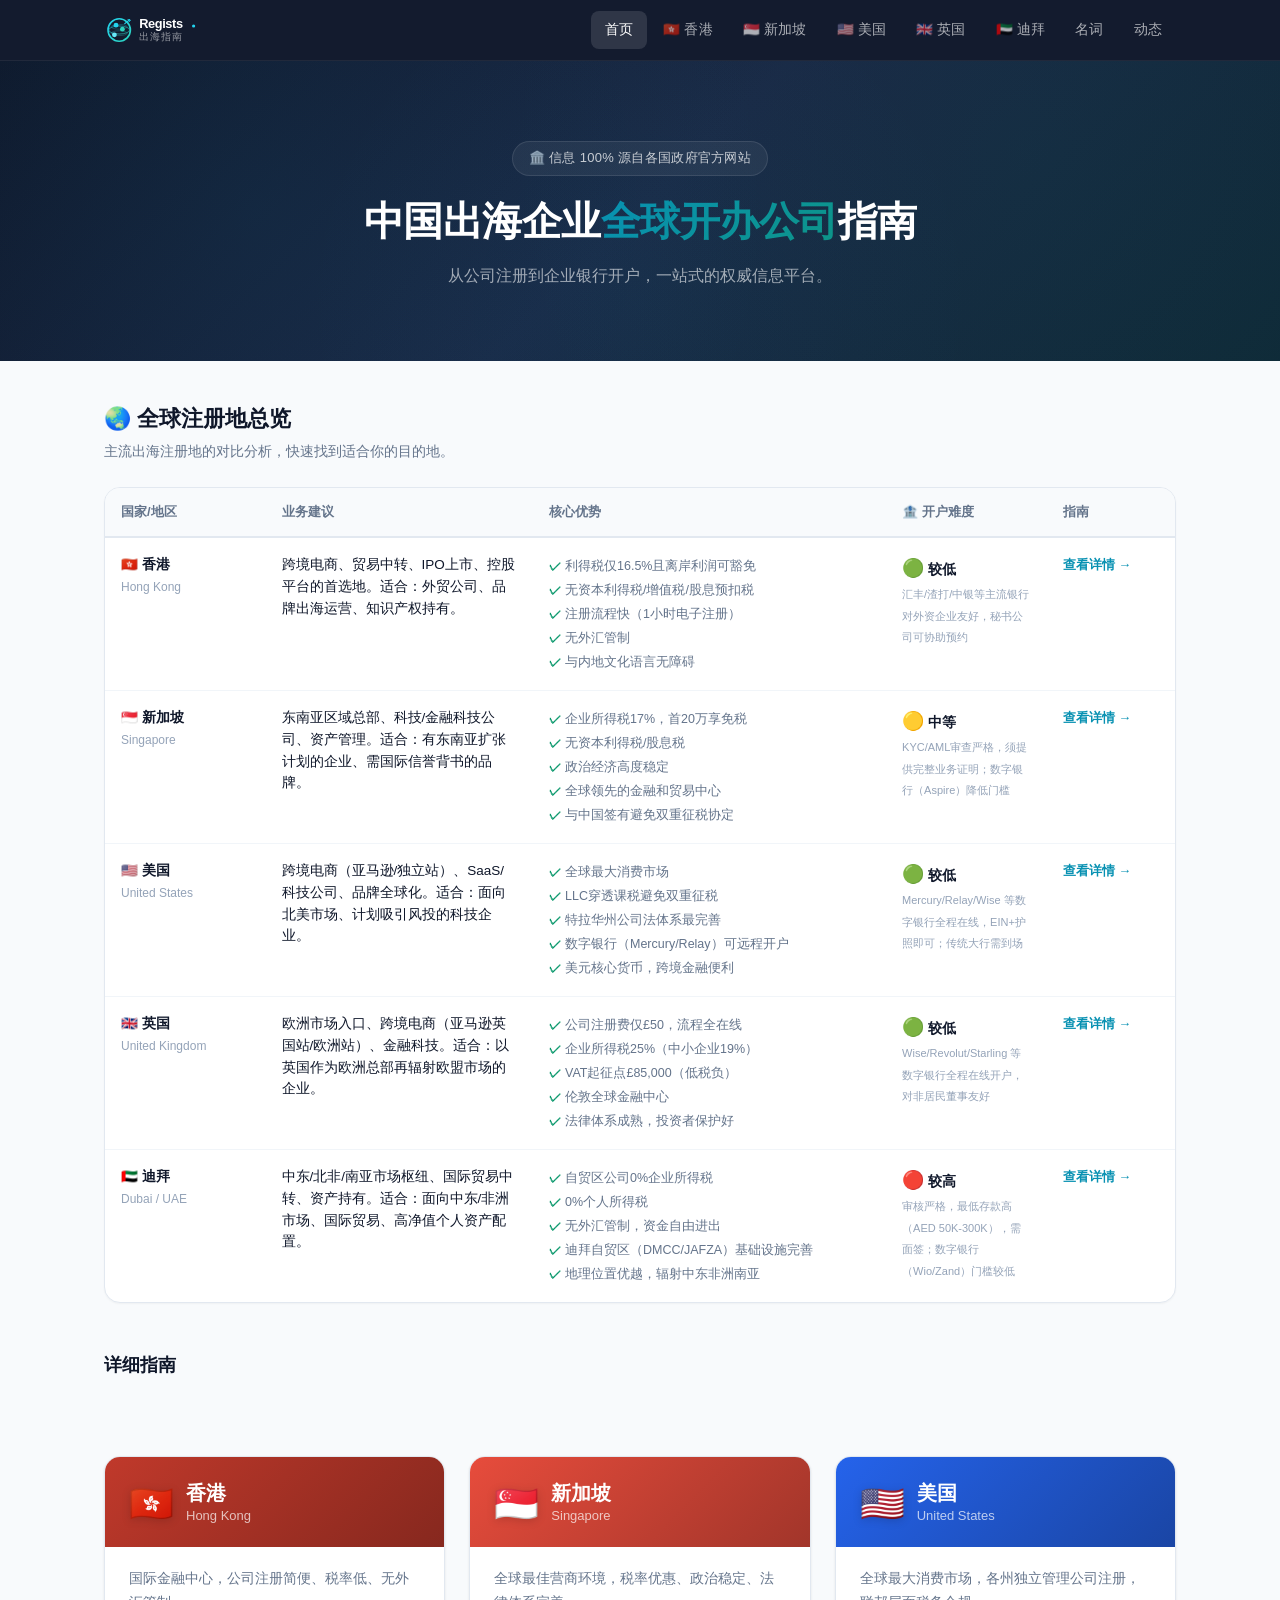
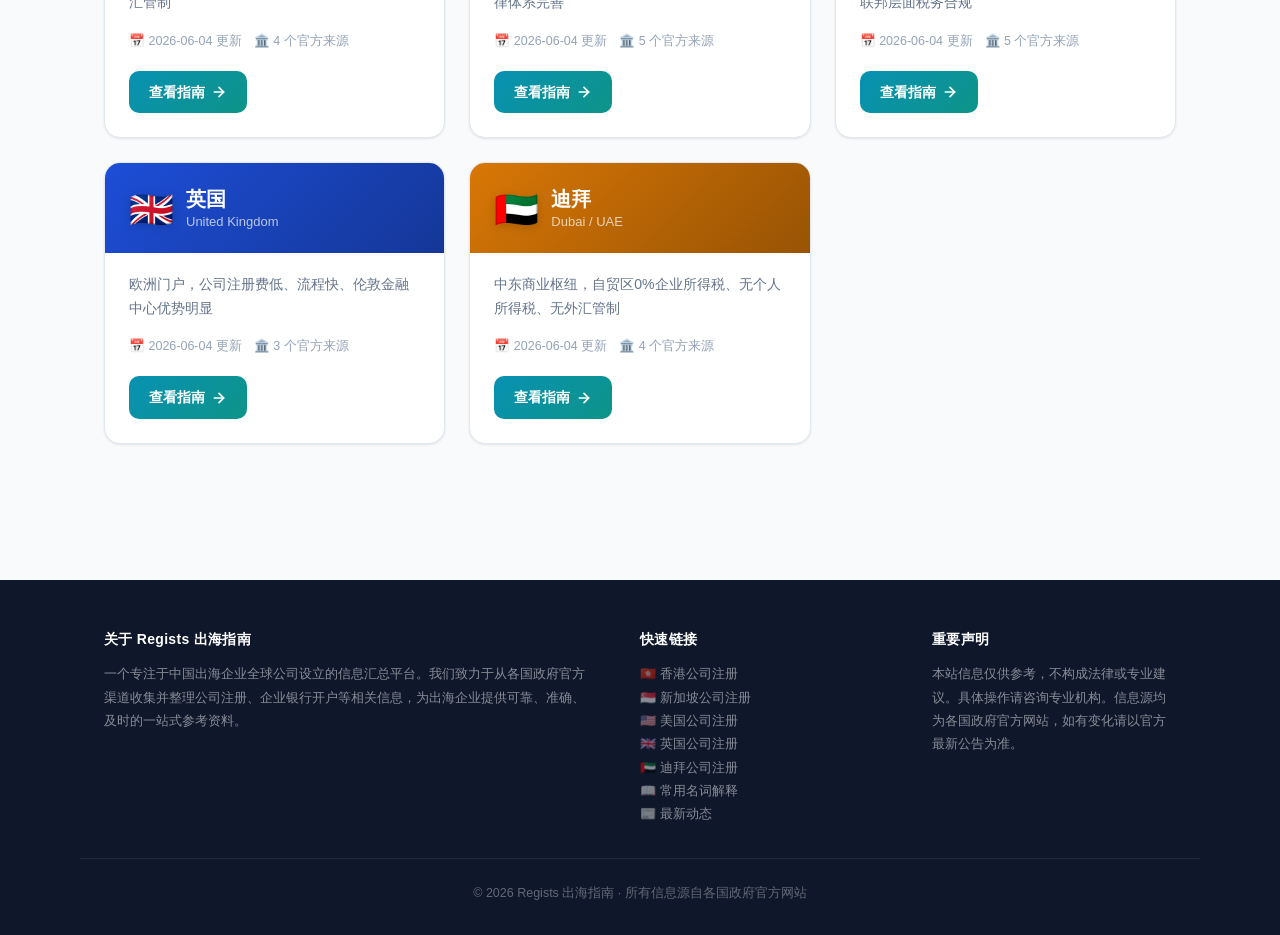
<file: index.html>
<!DOCTYPE html>
<html lang="zh-CN">
<head>
  <meta charset="UTF-8">
  <meta name="viewport" content="width=device-width, initial-scale=1.0">
  <title>中国出海企业全球开办公司指南 | Regists</title>
  <meta name="description" content="覆盖香港、新加坡、美国三地，从公司注册到企业银行开户的一站式权威信息平台。所有信息均来自官方政府网站，每月自动核验更新。">
  <link rel="stylesheet" href="./css/style.css">
  <link rel="icon" href="data:image/svg+xml,<svg xmlns=%22http://www.w3.org/2000/svg%22 viewBox=%220 0 100 100%22><text y=%22.9em%22 font-size=%2290%22>🌏</text></svg>">

  <!-- Open Graph / Social -->
  <meta property="og:title" content="中国出海企业全球开办公司指南 | Regists">
  <meta property="og:description" content="覆盖香港、新加坡、美国三地，从公司注册到企业银行开户的一站式权威信息平台。所有信息均来自官方政府网站，每月自动核验更新。">
  <meta property="og:type" content="website">
  <meta property="og:url" content="https://regists.com/">
  <meta name="twitter:card" content="summary_large_image">
  <meta name="twitter:title" content="中国出海企业全球开办公司指南 | Regists">
  <meta name="twitter:description" content="覆盖香港、新加坡、美国三地，从公司注册到企业银行开户的一站式权威信息平台。">

  <!-- JSON-LD Structured Data -->
  <script type="application/ld+json">
  {
    "@context": "https://schema.org",
    "@graph": [
      {
        "@type": "WebSite",
        "name": "Regists 出海指南",
        "alternateName": "Regists",
        "url": "https://regists.com/",
        "description": "中国出海企业全球开办公司权威信息汇总平台。覆盖香港、新加坡、美国三地，所有信息源自各国政府官方网站。",
        "inLanguage": "zh-CN"
      },
      {
        "@type": "Organization",
        "name": "Regists",
        "alternateName": "Regists 出海指南",
        "url": "https://regists.com/",
        "description": "中国出海企业全球开办公司权威信息汇总平台",
        "foundingDate": "2026"
      }
    ]
  }
  </script>
</head>
<body>
  <header class="site-header">
    <div class="header-inner">
      <a href="./index.html" class="site-logo">
        <img src="./images/logo.svg" alt="Regists 出海指南" height="32" style="display:block">
      </a>
      <nav class="main-nav">
        <a href="./index.html" class="active">首页</a>
        <a href="./hong-kong.html">🇭🇰 香港</a>
        <a href="./singapore.html">🇸🇬 新加坡</a>
        <a href="./us.html">🇺🇸 美国</a>
        <a href="./uk.html">🇬🇧 英国</a>
        <a href="./dubai.html">🇦🇪 迪拜</a>
        <a href="./glossary.html">名词</a>
        <a href="./updates.html">动态</a>
      </nav>
    </div>
  </header>

  <main id="app">
    <div class="loading"><div class="loading-spinner"></div>加载中...</div>
  </main>

  <footer class="site-footer">
    <div class="footer-inner">
      <div class="footer-col">
        <h4>关于 Regists 出海指南</h4>
        <p>一个专注于中国出海企业全球公司设立的信息汇总平台。我们致力于从各国政府官方渠道收集并整理公司注册、企业银行开户等相关信息，为出海企业提供可靠、准确、及时的一站式参考资料。</p>
      </div>
      <div class="footer-col">
        <h4>快速链接</h4>
        <p><a href="./hong-kong.html">🇭🇰 香港公司注册</a></p>
        <p><a href="./singapore.html">🇸🇬 新加坡公司注册</a></p>
        <p><a href="./us.html">🇺🇸 美国公司注册</a></p>
        <p><a href="./uk.html">🇬🇧 英国公司注册</a></p>
        <p><a href="./dubai.html">🇦🇪 迪拜公司注册</a></p>
        <p><a href="./glossary.html">📖 常用名词解释</a></p>
        <p><a href="./updates.html">📰 最新动态</a></p>
      </div>
      <div class="footer-col">
        <h4>重要声明</h4>
        <p>本站信息仅供参考，不构成法律或专业建议。具体操作请咨询专业机构。信息源均为各国政府官方网站，如有变化请以官方最新公告为准。</p>
      </div>
    </div>
    <div class="footer-bottom">
      <p>© 2026 Regists 出海指南 · 所有信息源自各国政府官方网站</p>
    </div>
  </footer>

  <script src="./data/data.js"></script>
  <script src="./js/main.js"></script>
</body>
</html>
</file>
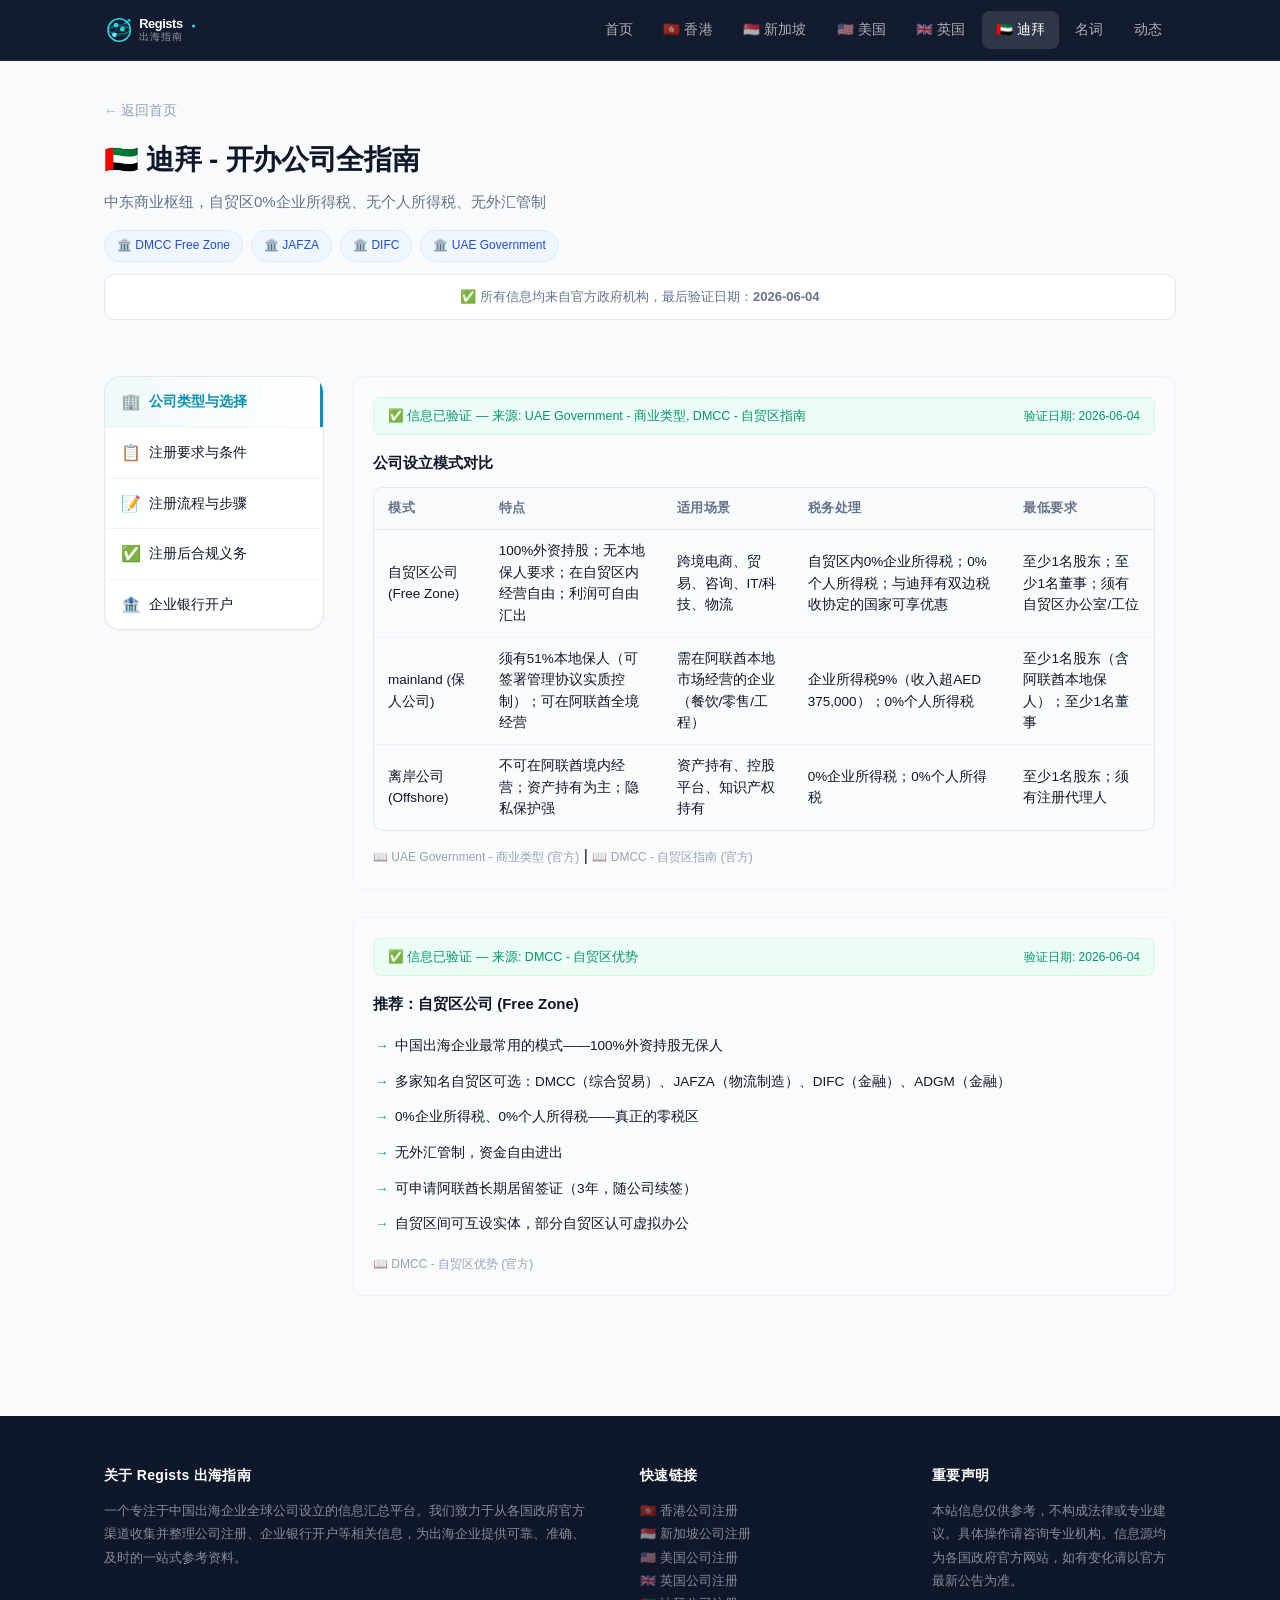
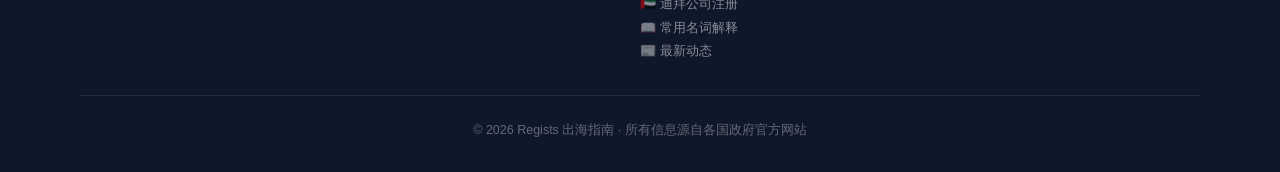
<file: dubai.html>
<!DOCTYPE html>
<html lang="zh-CN">
<head>
  <meta charset="UTF-8">
  <meta name="viewport" content="width=device-width, initial-scale=1.0">
  <title>迪拜公司注册指南 | Regists 出海指南</title>
  <meta name="description" content="迪拜/阿联酋公司注册（自贸区/FZE）的完整指南：公司类型、注册要求、流程步骤、费用、合规义务、企业银行开户等。信息源自DMCC、JAFZA等官方机构。">
  <link rel="stylesheet" href="./css/style.css">
  <link rel="icon" href="data:image/svg+xml,<svg xmlns=%22http://www.w3.org/2000/svg%22 viewBox=%220 0 100 100%22><text y=%22.9em%22 font-size=%2290%22>🇦🇪</text></svg>">
  <!-- JSON-LD Structured Data -->
  <script type="application/ld+json">
  {
    "@context": "https://schema.org",
    "@type": "WebPage",
    "name": "迪拜公司注册指南",
    "description": "迪拜/阿联酋公司注册（自贸区/FZE）的完整指南：公司类型、注册要求、流程步骤、费用、合规义务、企业银行开户等。",
    "isPartOf": {
      "@type": "WebSite",
      "name": "Regists 出海指南",
      "url": "https://regists.com/"
    },
    "inLanguage": "zh-CN"
  }
  </script>
  <script type="application/ld+json">
  {
    "@context": "https://schema.org",
    "@type": "Organization",
    "name": "Regists",
    "alternateName": "Regists 出海指南",
    "url": "https://regists.com/",
    "description": "中国出海企业全球开办公司权威信息汇总平台"
  }
  </script>
</head>
<body>
  <header class="site-header">
    <div class="header-inner">
      <a href="./index.html" class="site-logo">
        <img src="./images/logo.svg" alt="Regists 出海指南" height="32" style="display:block">
      </a>
      <nav class="main-nav">
        <a href="./index.html">首页</a>
        <a href="./hong-kong.html">🇭🇰 香港</a>
        <a href="./singapore.html">🇸🇬 新加坡</a>
        <a href="./us.html">🇺🇸 美国</a>
        <a href="./uk.html">🇬🇧 英国</a>
        <a href="./dubai.html" class="active">🇦🇪 迪拜</a>
        <a href="./glossary.html">名词</a>
        <a href="./updates.html">动态</a>
      </nav>
    </div>
  </header>
  <main id="app">
    <div class="loading"><div class="loading-spinner"></div>加载中...</div>
  </main>
  <footer class="site-footer">
    <div class="footer-inner">
      <div class="footer-col">
        <h4>关于 Regists 出海指南</h4>
        <p>一个专注于中国出海企业全球公司设立的信息汇总平台。我们致力于从各国政府官方渠道收集并整理公司注册、企业银行开户等相关信息，为出海企业提供可靠、准确、及时的一站式参考资料。</p>
      </div>
      <div class="footer-col">
        <h4>快速链接</h4>
        <p><a href="./hong-kong.html">🇭🇰 香港公司注册</a></p>
        <p><a href="./singapore.html">🇸🇬 新加坡公司注册</a></p>
        <p><a href="./us.html">🇺🇸 美国公司注册</a></p>
        <p><a href="./uk.html">🇬🇧 英国公司注册</a></p>
        <p><a href="./dubai.html">🇦🇪 迪拜公司注册</a></p>
        <p><a href="./glossary.html">📖 常用名词解释</a></p>
        <p><a href="./updates.html">📰 最新动态</a></p>
      </div>
      <div class="footer-col">
        <h4>重要声明</h4>
        <p>本站信息仅供参考，不构成法律或专业建议。具体操作请咨询专业机构。信息源均为各国政府官方网站，如有变化请以官方最新公告为准。</p>
      </div>
    </div>
    <div class="footer-bottom">
      <p>© 2026 Regists 出海指南 · 所有信息源自各国政府官方网站</p>
    </div>
  </footer>
  <script src="./data/data.js"></script>
  <script src="./js/main.js"></script>
</body>
</html>
</file>
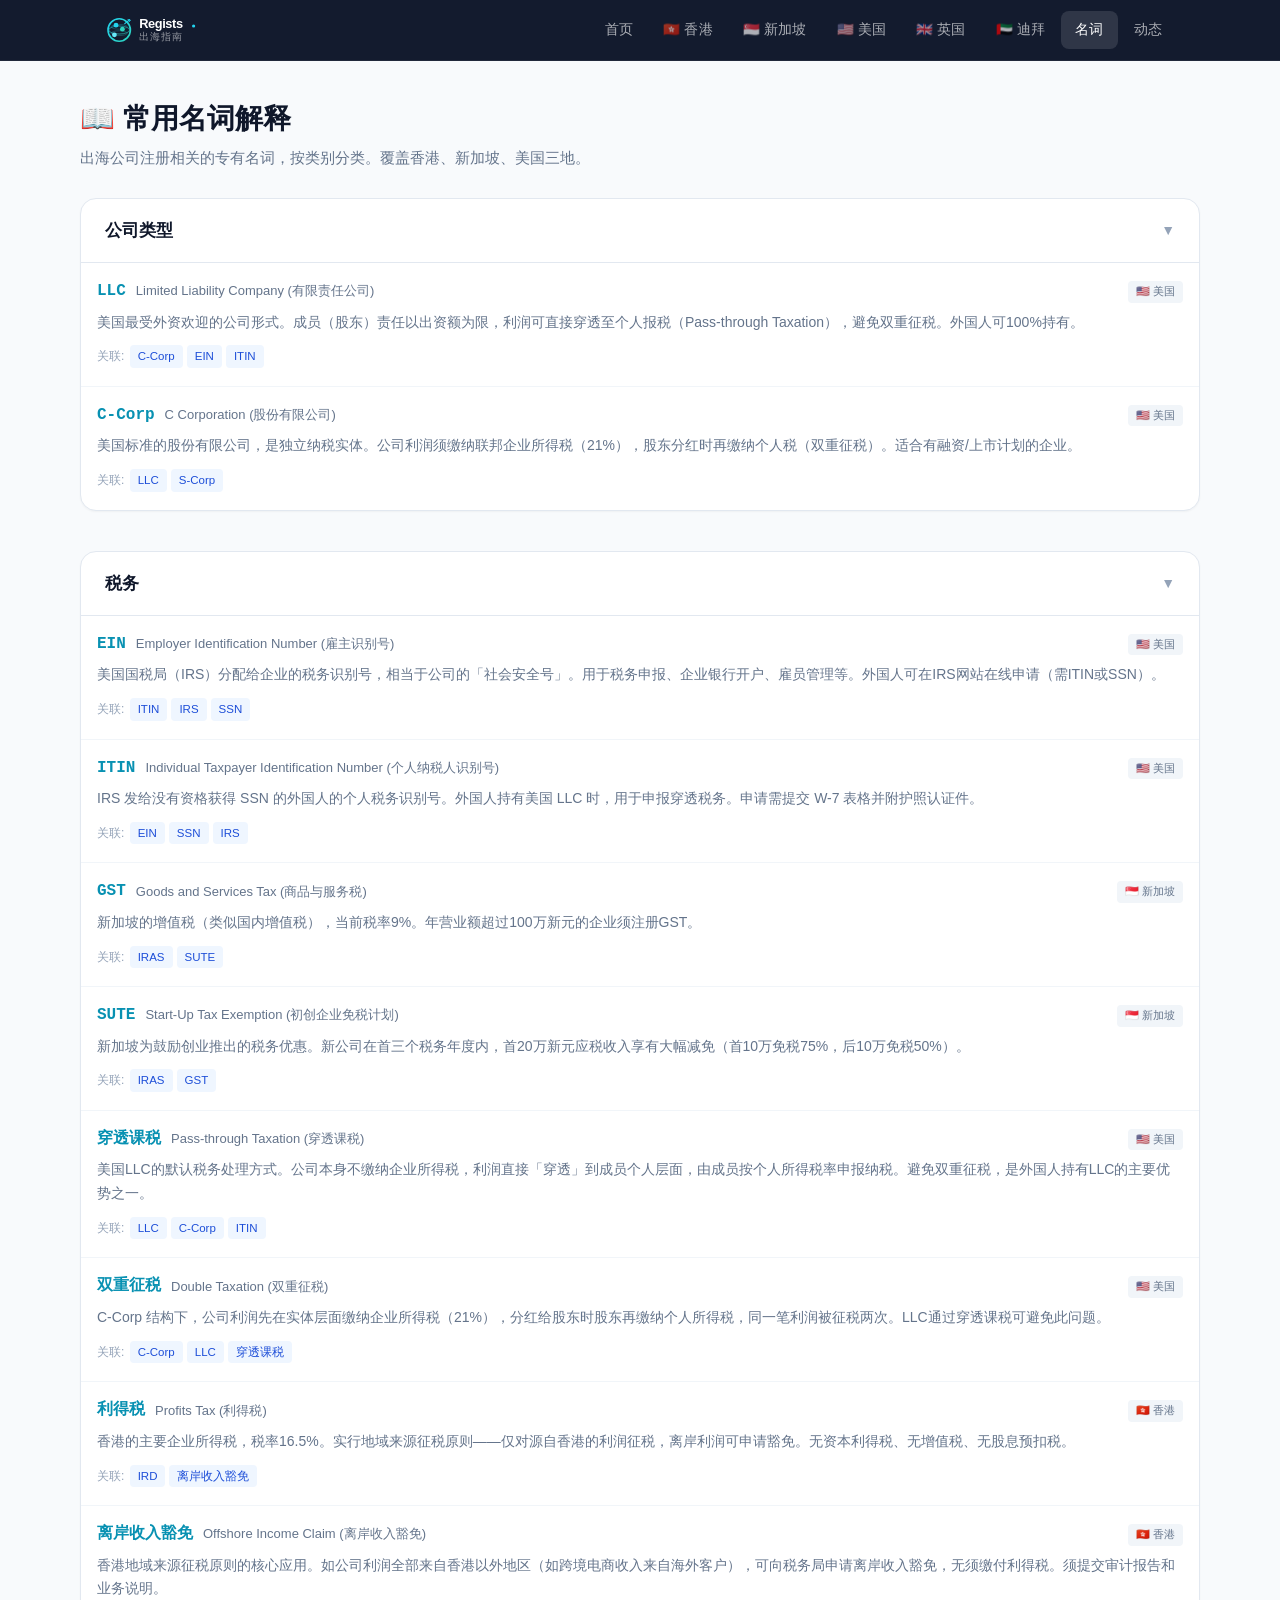
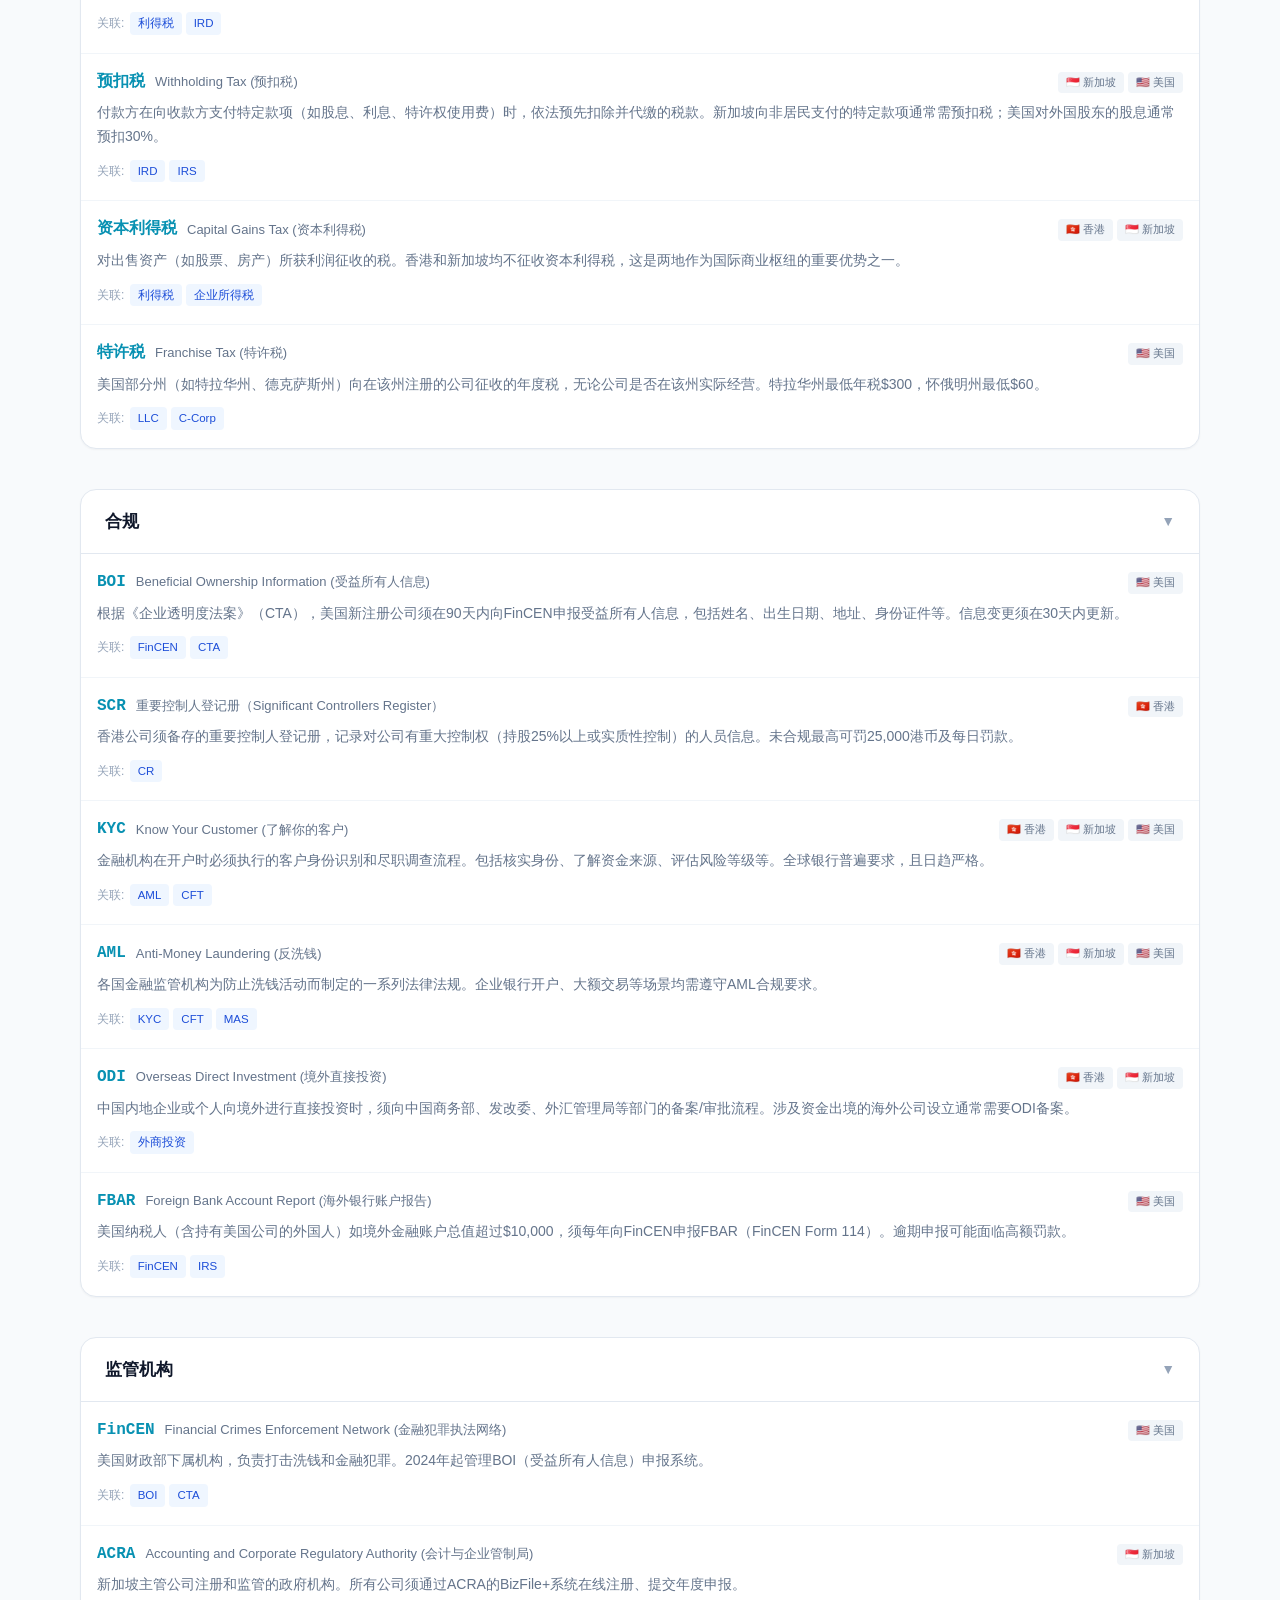
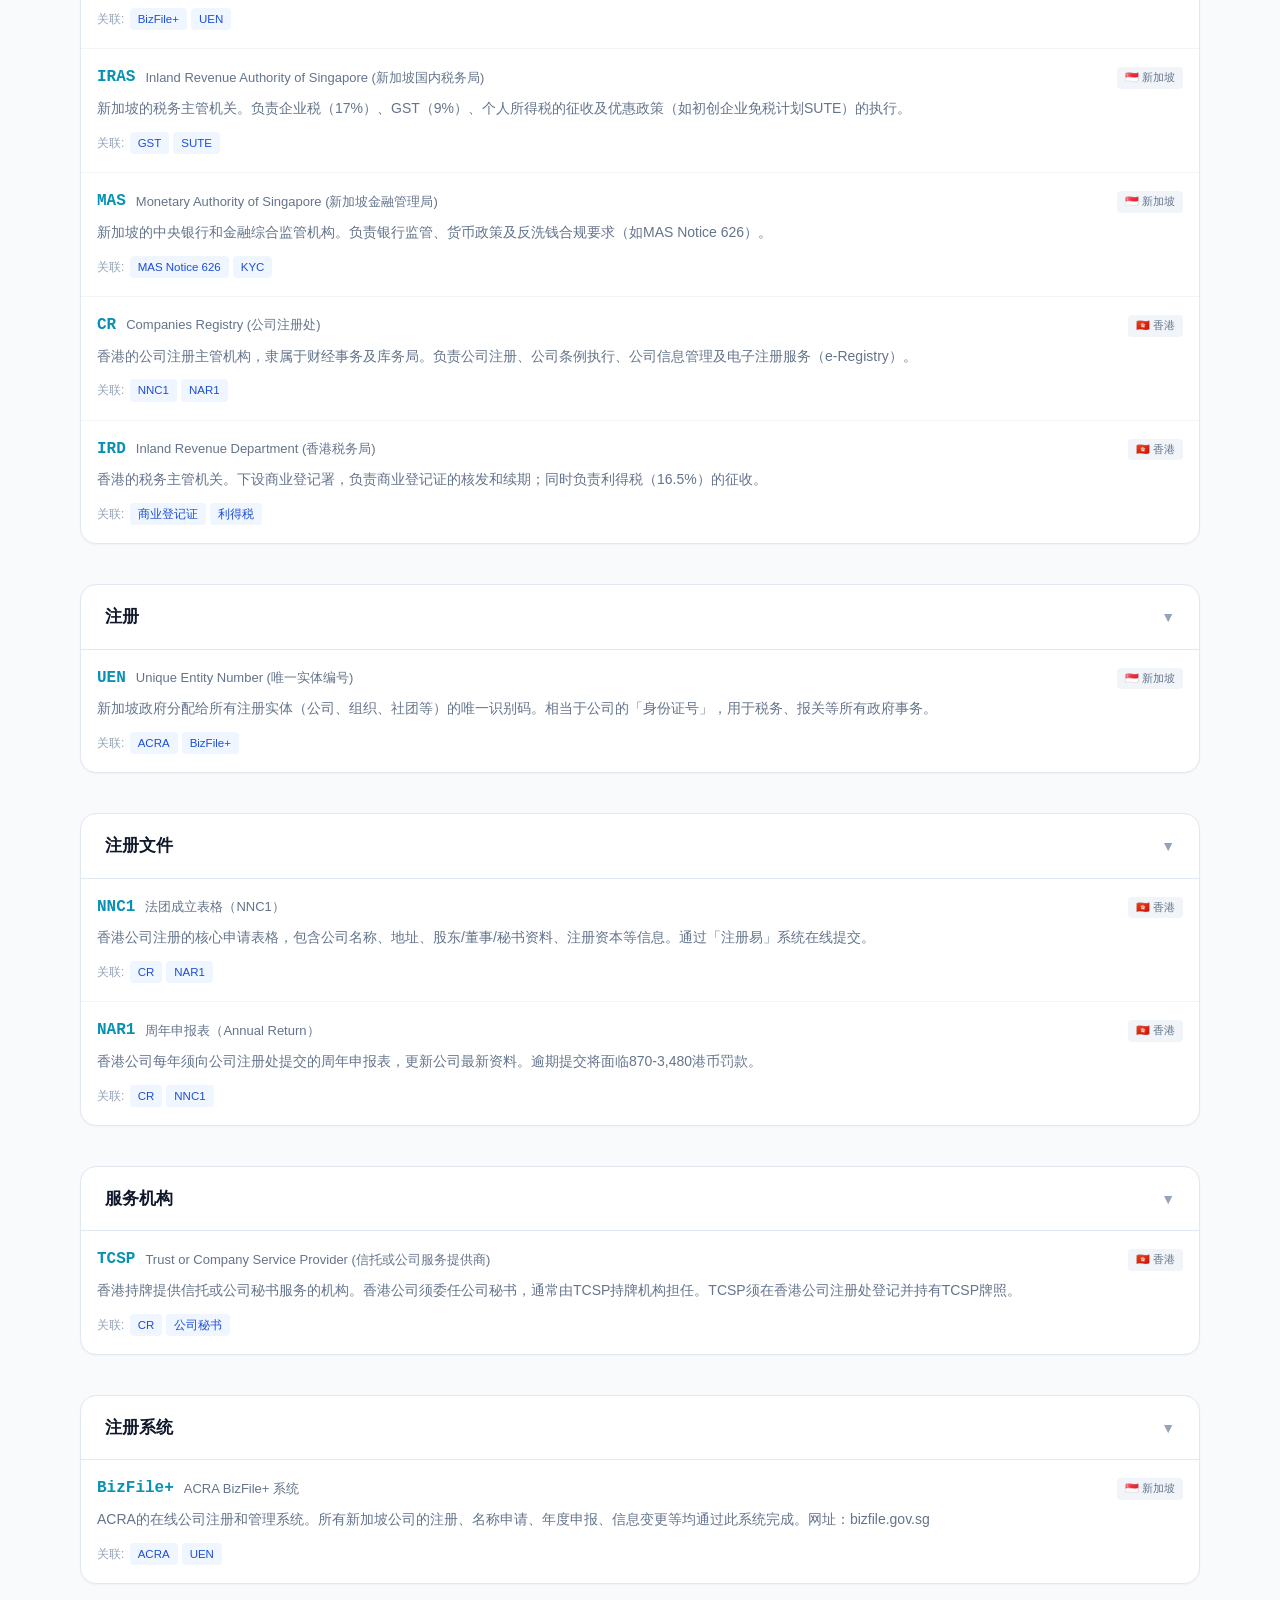
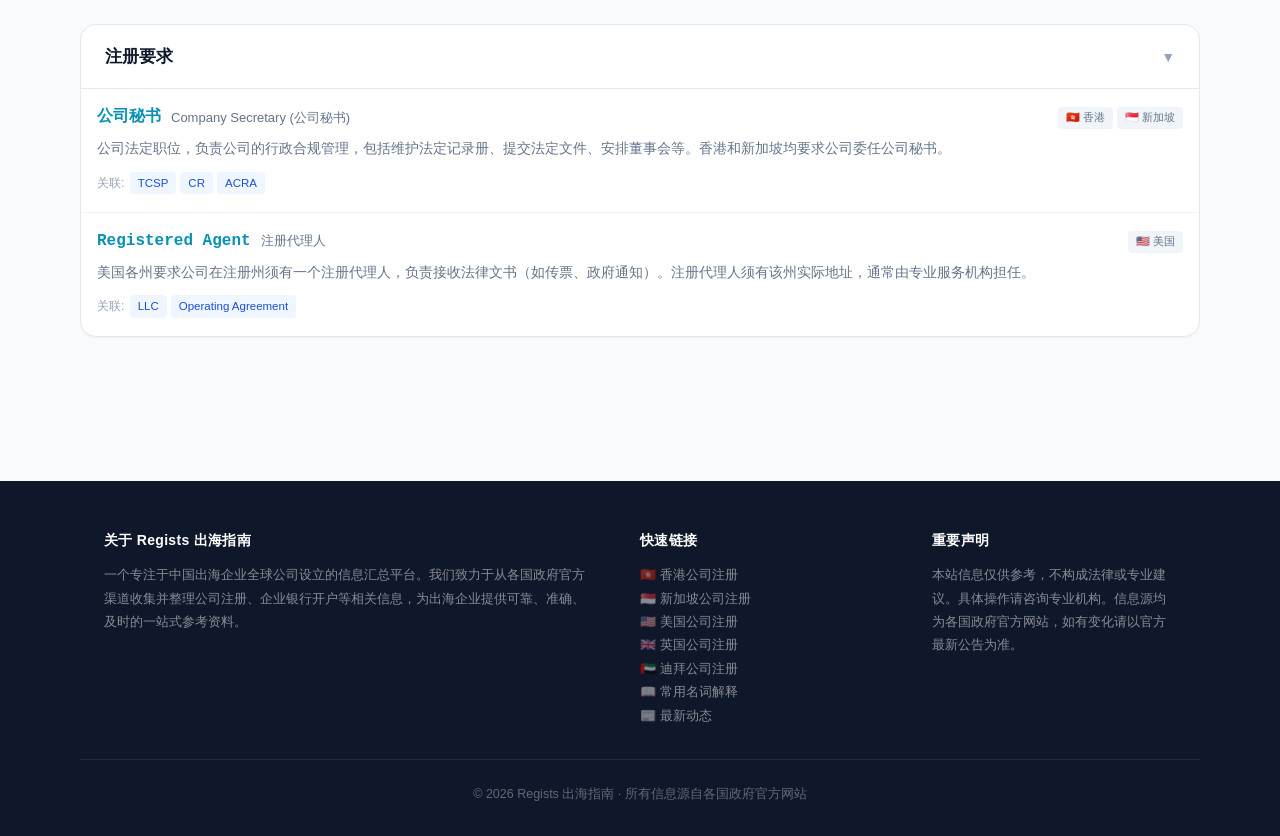
<file: glossary.html>
<!DOCTYPE html>
<html lang="zh-CN">
<head>
  <meta charset="UTF-8">
  <meta name="viewport" content="width=device-width, initial-scale=1.0">
  <title>常用名词解释 | Regists 出海指南</title>
  <meta name="description" content="出海公司注册相关专有名词解释：LLC、EIN、BOI、ACRA、KYC、公司秘书等，覆盖香港、新加坡、美国三地。">
  <link rel="stylesheet" href="./css/style.css">
  <link rel="icon" href="data:image/svg+xml,<svg xmlns=%22http://www.w3.org/2000/svg%22 viewBox=%220 0 100 100%22><text y=%22.9em%22 font-size=%2290%22>📖</text></svg>">

  <!-- Open Graph / Social -->
  <meta property="og:title" content="常用名词解释 | Regists 出海指南">
  <meta property="og:description" content="出海公司注册相关专有名词解释：LLC、EIN、BOI、ACRA、KYC、公司秘书等，覆盖香港、新加坡、美国三地。">
  <meta property="og:type" content="website">
  <meta property="og:url" content="https://regists.com/glossary.html">
  <meta name="twitter:card" content="summary_large_image">

  <!-- JSON-LD Structured Data -->
  <script type="application/ld+json">
  {
    "@context": "https://schema.org",
    "@type": "WebPage",
    "name": "常用名词解释",
    "description": "出海公司注册相关专有名词解释：LLC、EIN、BOI、ACRA、KYC、公司秘书等。",
    "isPartOf": {
      "@type": "WebSite",
      "name": "Regists 出海指南",
      "url": "https://regists.com/"
    },
    "inLanguage": "zh-CN"
  }
  </script>
  <script type="application/ld+json">
  {
    "@context": "https://schema.org",
    "@type": "Organization",
    "name": "Regists",
    "alternateName": "Regists 出海指南",
    "url": "https://regists.com/",
    "description": "中国出海企业全球开办公司权威信息汇总平台"
  }
  </script>
</head>
<body>
  <header class="site-header">
    <div class="header-inner">
      <a href="./index.html" class="site-logo">
        <img src="./images/logo.svg" alt="Regists 出海指南" height="32" style="display:block">
      </a>
      <nav class="main-nav">
        <a href="./index.html">首页</a>
        <a href="./hong-kong.html">🇭🇰 香港</a>
        <a href="./singapore.html">🇸🇬 新加坡</a>
        <a href="./us.html">🇺🇸 美国</a>
        <a href="./uk.html">🇬🇧 英国</a>
        <a href="./dubai.html">🇦🇪 迪拜</a>
        <a href="./glossary.html" class="active">名词</a>
        <a href="./updates.html">动态</a>
      </nav>
    </div>
  </header>

  <main id="app-glossary">
    <div class="loading"><div class="loading-spinner"></div>加载中...</div>
  </main>

  <footer class="site-footer">
    <div class="footer-inner">
      <div class="footer-col">
        <h4>关于 Regists 出海指南</h4>
        <p>一个专注于中国出海企业全球公司设立的信息汇总平台。我们致力于从各国政府官方渠道收集并整理公司注册、企业银行开户等相关信息，为出海企业提供可靠、准确、及时的一站式参考资料。</p>
      </div>
      <div class="footer-col">
        <h4>快速链接</h4>
        <p><a href="./hong-kong.html">🇭🇰 香港公司注册</a></p>
        <p><a href="./singapore.html">🇸🇬 新加坡公司注册</a></p>
        <p><a href="./us.html">🇺🇸 美国公司注册</a></p>
        <p><a href="./uk.html">🇬🇧 英国公司注册</a></p>
        <p><a href="./dubai.html">🇦🇪 迪拜公司注册</a></p>
        <p><a href="./glossary.html">📖 常用名词解释</a></p>
        <p><a href="./updates.html">📰 最新动态</a></p>
      </div>
      <div class="footer-col">
        <h4>重要声明</h4>
        <p>本站信息仅供参考，不构成法律或专业建议。具体操作请咨询专业机构。信息源均为各国政府官方网站，如有变化请以官方最新公告为准。</p>
      </div>
    </div>
    <div class="footer-bottom">
      <p>© 2026 Regists 出海指南 · 所有信息源自各国政府官方网站</p>
    </div>
  </footer>
  <script src="./data/data.js"></script>
  <script src="./js/main.js"></script>
</body>
</html>
</file>
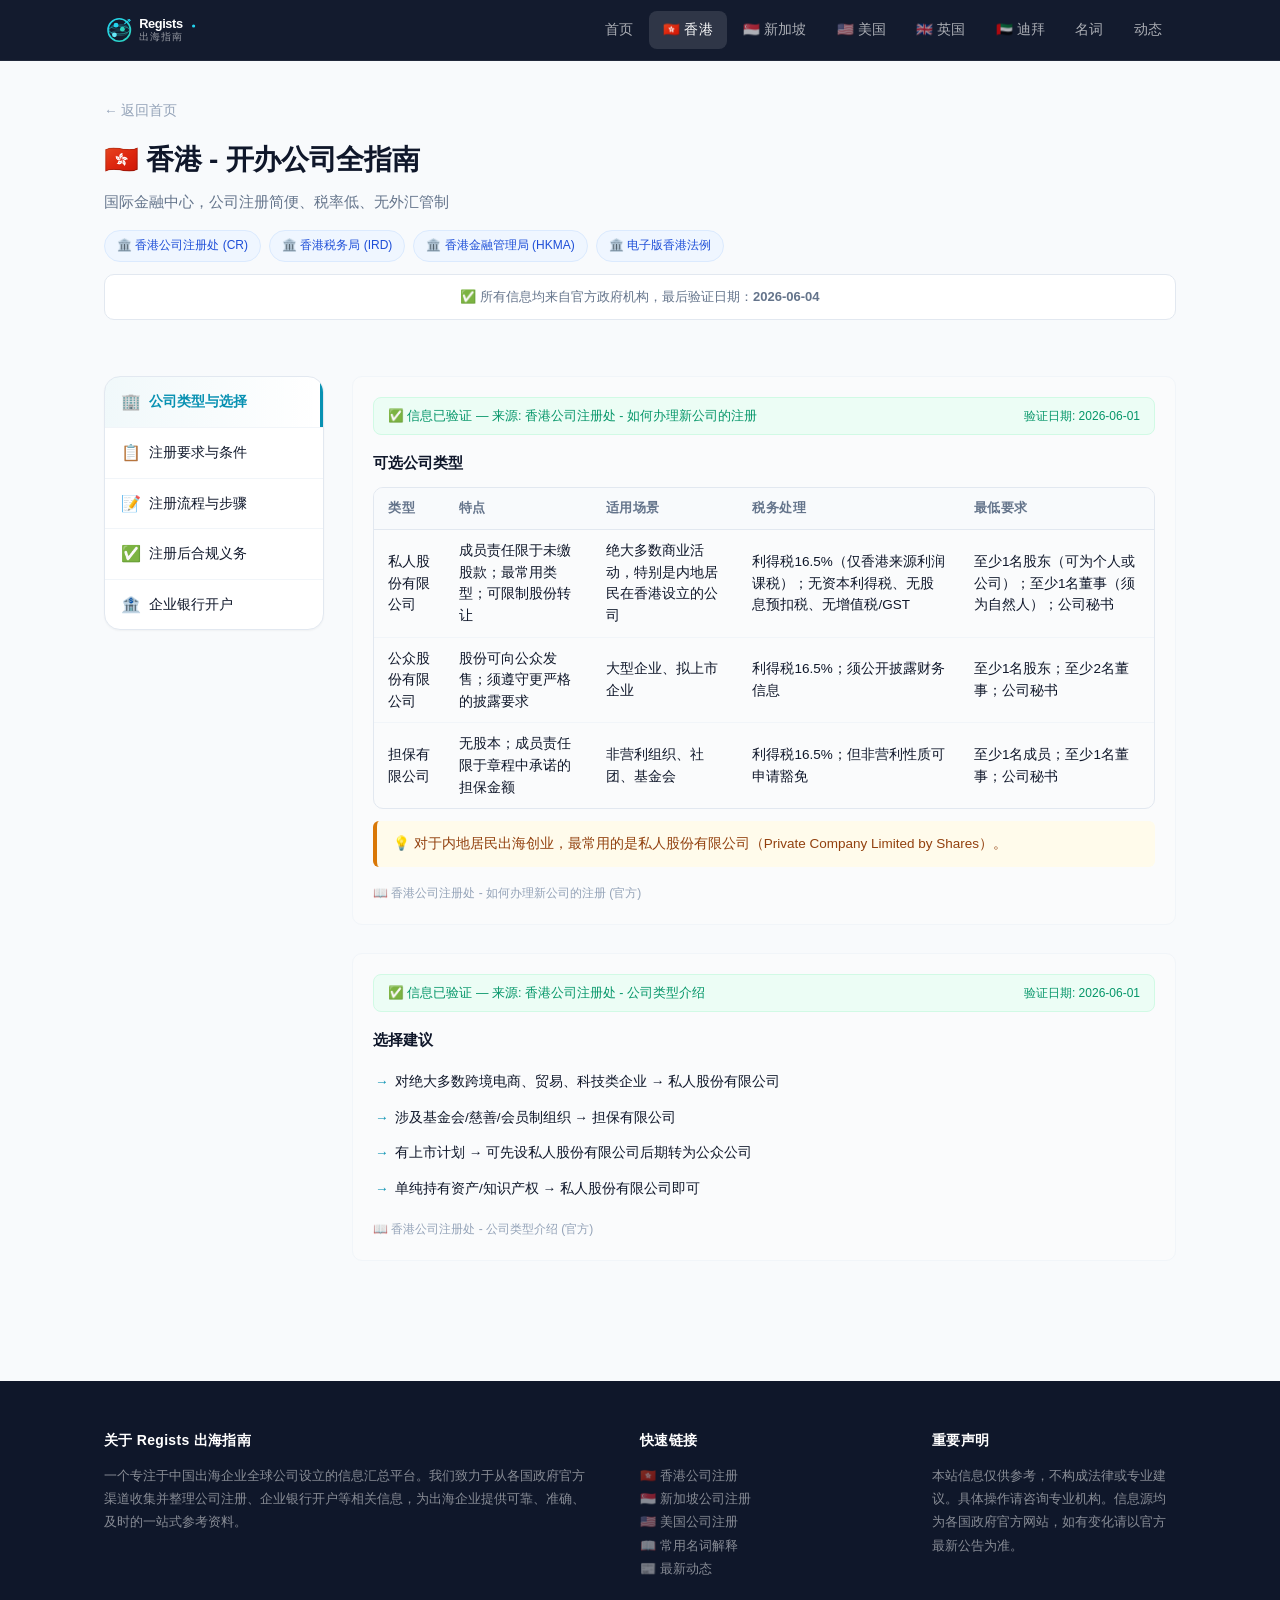
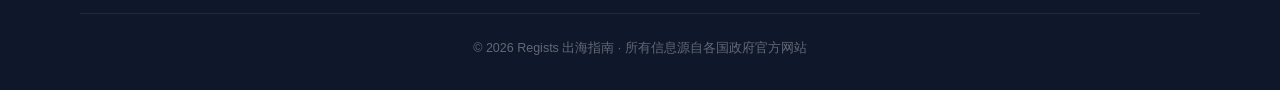
<file: hong-kong.html>
<!DOCTYPE html>
<html lang="zh-CN">
<head>
  <meta charset="UTF-8">
  <meta name="viewport" content="width=device-width, initial-scale=1.0">
  <title>香港公司注册指南 | Regists 出海指南</title>
  <meta name="description" content="香港公司注册的完整指南：公司类型、注册条件、流程步骤、费用、年度合规义务、企业银行开户等。信息源自香港公司注册处（CR）和税务局（IRD）。">
  <link rel="stylesheet" href="./css/style.css">
  <link rel="icon" href="data:image/svg+xml,<svg xmlns=%22http://www.w3.org/2000/svg%22 viewBox=%220 0 100 100%22><text y=%22.9em%22 font-size=%2290%22>🇭🇰</text></svg>">

  <!-- Open Graph / Social -->
  <meta property="og:title" content="香港公司注册指南 | Regists 出海指南">
  <meta property="og:description" content="香港公司注册的完整指南：公司类型、注册条件、流程步骤、费用、年度合规义务、企业银行开户等。信息源自香港公司注册处（CR）和税务局（IRD）。">
  <meta property="og:type" content="website">
  <meta property="og:url" content="https://regists.com/hong-kong.html">
  <meta name="twitter:card" content="summary_large_image">

  <!-- JSON-LD Structured Data -->
  <script type="application/ld+json">
  {
    "@context": "https://schema.org",
    "@type": "WebPage",
    "name": "香港公司注册指南",
    "description": "香港公司注册的完整指南：公司类型、注册条件、流程步骤、费用、年度合规义务、企业银行开户等。",
    "isPartOf": {
      "@type": "WebSite",
      "name": "Regists 出海指南",
      "url": "https://regists.com/"
    },
    "inLanguage": "zh-CN"
  }
  </script>
  <script type="application/ld+json">
  {
    "@context": "https://schema.org",
    "@type": "Organization",
    "name": "Regists",
    "alternateName": "Regists 出海指南",
    "url": "https://regists.com/",
    "description": "中国出海企业全球开办公司权威信息汇总平台"
  }
  </script>
</head>
<body>
  <header class="site-header">
    <div class="header-inner">
      <a href="./index.html" class="site-logo">
        <img src="./images/logo.svg" alt="Regists 出海指南" height="32" style="display:block">
      </a>
      <nav class="main-nav">
        <a href="./index.html">首页</a>
        <a href="./hong-kong.html" class="active">🇭🇰 香港</a>
        <a href="./singapore.html">🇸🇬 新加坡</a>
        <a href="./us.html">🇺🇸 美国</a>
        <a href="./uk.html">🇬🇧 英国</a>
        <a href="./dubai.html">🇦🇪 迪拜</a>
        <a href="./glossary.html">名词</a>
        <a href="./updates.html">动态</a>
      </nav>
    </div>
  </header>

  <main id="app">
    <div class="loading"><div class="loading-spinner"></div>加载中...</div>
  </main>

  <footer class="site-footer">
    <div class="footer-inner">
      <div class="footer-col">
        <h4>关于 Regists 出海指南</h4>
        <p>一个专注于中国出海企业全球公司设立的信息汇总平台。我们致力于从各国政府官方渠道收集并整理公司注册、企业银行开户等相关信息，为出海企业提供可靠、准确、及时的一站式参考资料。</p>
      </div>
      <div class="footer-col">
        <h4>快速链接</h4>
        <p><a href="./hong-kong.html">🇭🇰 香港公司注册</a></p>
        <p><a href="./singapore.html">🇸🇬 新加坡公司注册</a></p>
        <p><a href="./us.html">🇺🇸 美国公司注册</a></p>
        <p><a href="./glossary.html">📖 常用名词解释</a></p>
        <p><a href="./updates.html">📰 最新动态</a></p>
      </div>
      <div class="footer-col">
        <h4>重要声明</h4>
        <p>本站信息仅供参考，不构成法律或专业建议。具体操作请咨询专业机构。信息源均为各国政府官方网站，如有变化请以官方最新公告为准。</p>
      </div>
    </div>
    <div class="footer-bottom">
      <p>© 2026 Regists 出海指南 · 所有信息源自各国政府官方网站</p>
    </div>
  </footer>
  <script src="./data/data.js"></script>
  <script src="./js/main.js"></script>
</body>
</html>
</file>
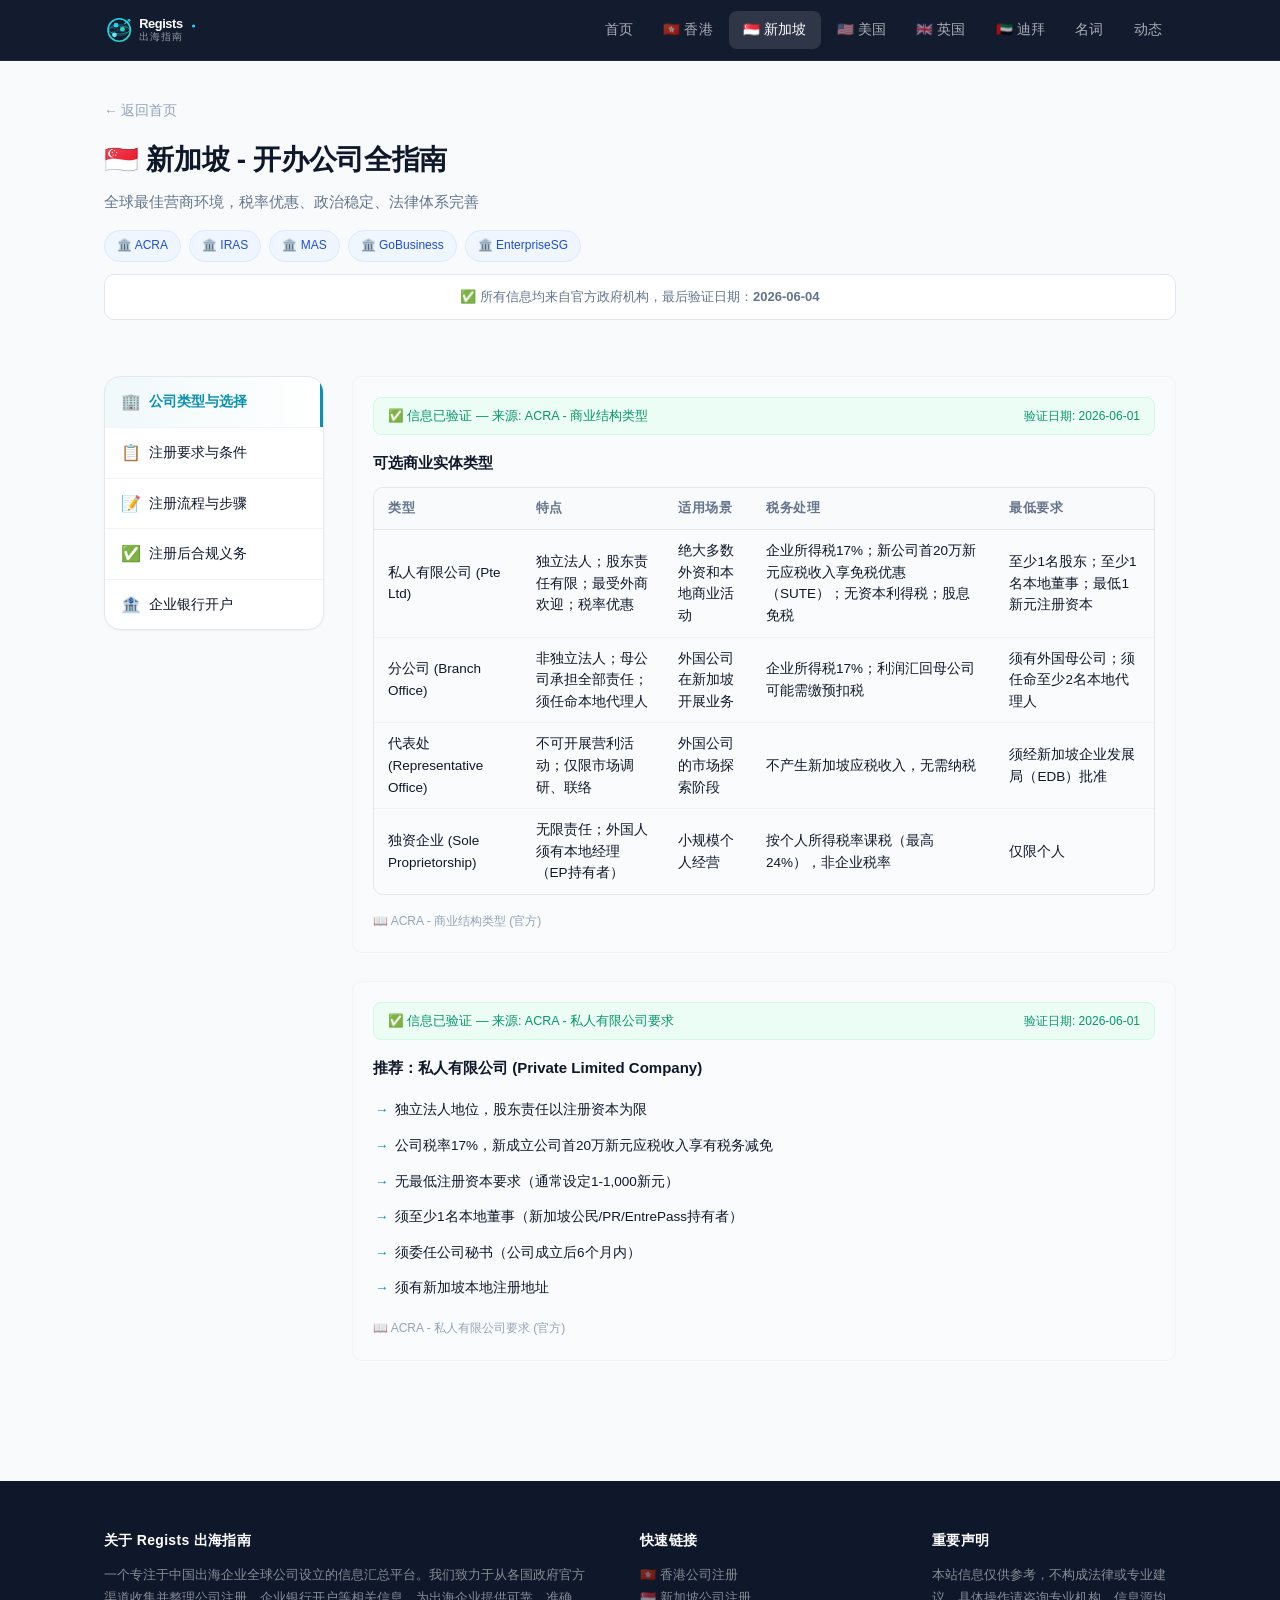
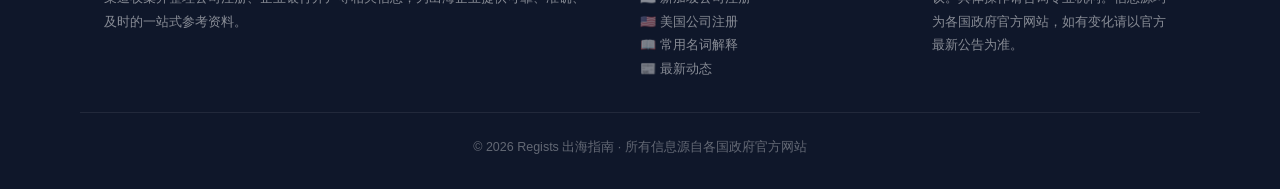
<file: singapore.html>
<!DOCTYPE html>
<html lang="zh-CN">
<head>
  <meta charset="UTF-8">
  <meta name="viewport" content="width=device-width, initial-scale=1.0">
  <title>新加坡公司注册指南 | Regists 出海指南</title>
  <meta name="description" content="新加坡公司注册的完整指南：公司类型、注册条件、流程步骤、费用、年度合规义务、企业银行开户等。信息源自ACRA、IRAS、MAS等官方机构。">
  <link rel="stylesheet" href="./css/style.css">
  <link rel="icon" href="data:image/svg+xml,<svg xmlns=%22http://www.w3.org/2000/svg%22 viewBox=%220 0 100 100%22><text y=%22.9em%22 font-size=%2290%22>🇸🇬</text></svg>">

  <!-- Open Graph / Social -->
  <meta property="og:title" content="新加坡公司注册指南 | Regists 出海指南">
  <meta property="og:description" content="新加坡公司注册的完整指南：公司类型、注册条件、流程步骤、费用、年度合规义务、企业银行开户等。信息源自ACRA、IRAS、MAS等官方机构。">
  <meta property="og:type" content="website">
  <meta property="og:url" content="https://regists.com/singapore.html">
  <meta name="twitter:card" content="summary_large_image">

  <!-- JSON-LD Structured Data -->
  <script type="application/ld+json">
  {
    "@context": "https://schema.org",
    "@type": "WebPage",
    "name": "新加坡公司注册指南",
    "description": "新加坡公司注册的完整指南：公司类型、注册条件、流程步骤、费用、年度合规义务、企业银行开户等。",
    "isPartOf": {
      "@type": "WebSite",
      "name": "Regists 出海指南",
      "url": "https://regists.com/"
    },
    "inLanguage": "zh-CN"
  }
  </script>
  <script type="application/ld+json">
  {
    "@context": "https://schema.org",
    "@type": "Organization",
    "name": "Regists",
    "alternateName": "Regists 出海指南",
    "url": "https://regists.com/",
    "description": "中国出海企业全球开办公司权威信息汇总平台"
  }
  </script>
</head>
<body>
  <header class="site-header">
    <div class="header-inner">
      <a href="./index.html" class="site-logo">
        <img src="./images/logo.svg" alt="Regists 出海指南" height="32" style="display:block">
      </a>
      <nav class="main-nav">
        <a href="./index.html">首页</a>
        <a href="./hong-kong.html">🇭🇰 香港</a>
        <a href="./singapore.html" class="active">🇸🇬 新加坡</a>
        <a href="./us.html">🇺🇸 美国</a>
        <a href="./uk.html">🇬🇧 英国</a>
        <a href="./dubai.html">🇦🇪 迪拜</a>
        <a href="./glossary.html">名词</a>
        <a href="./updates.html">动态</a>
      </nav>
    </div>
  </header>

  <main id="app">
    <div class="loading"><div class="loading-spinner"></div>加载中...</div>
  </main>

  <footer class="site-footer">
    <div class="footer-inner">
      <div class="footer-col">
        <h4>关于 Regists 出海指南</h4>
        <p>一个专注于中国出海企业全球公司设立的信息汇总平台。我们致力于从各国政府官方渠道收集并整理公司注册、企业银行开户等相关信息，为出海企业提供可靠、准确、及时的一站式参考资料。</p>
      </div>
      <div class="footer-col">
        <h4>快速链接</h4>
        <p><a href="./hong-kong.html">🇭🇰 香港公司注册</a></p>
        <p><a href="./singapore.html">🇸🇬 新加坡公司注册</a></p>
        <p><a href="./us.html">🇺🇸 美国公司注册</a></p>
        <p><a href="./glossary.html">📖 常用名词解释</a></p>
        <p><a href="./updates.html">📰 最新动态</a></p>
      </div>
      <div class="footer-col">
        <h4>重要声明</h4>
        <p>本站信息仅供参考，不构成法律或专业建议。具体操作请咨询专业机构。信息源均为各国政府官方网站，如有变化请以官方最新公告为准。</p>
      </div>
    </div>
    <div class="footer-bottom">
      <p>© 2026 Regists 出海指南 · 所有信息源自各国政府官方网站</p>
    </div>
  </footer>
  <script src="./data/data.js"></script>
  <script src="./js/main.js"></script>
</body>
</html>
</file>
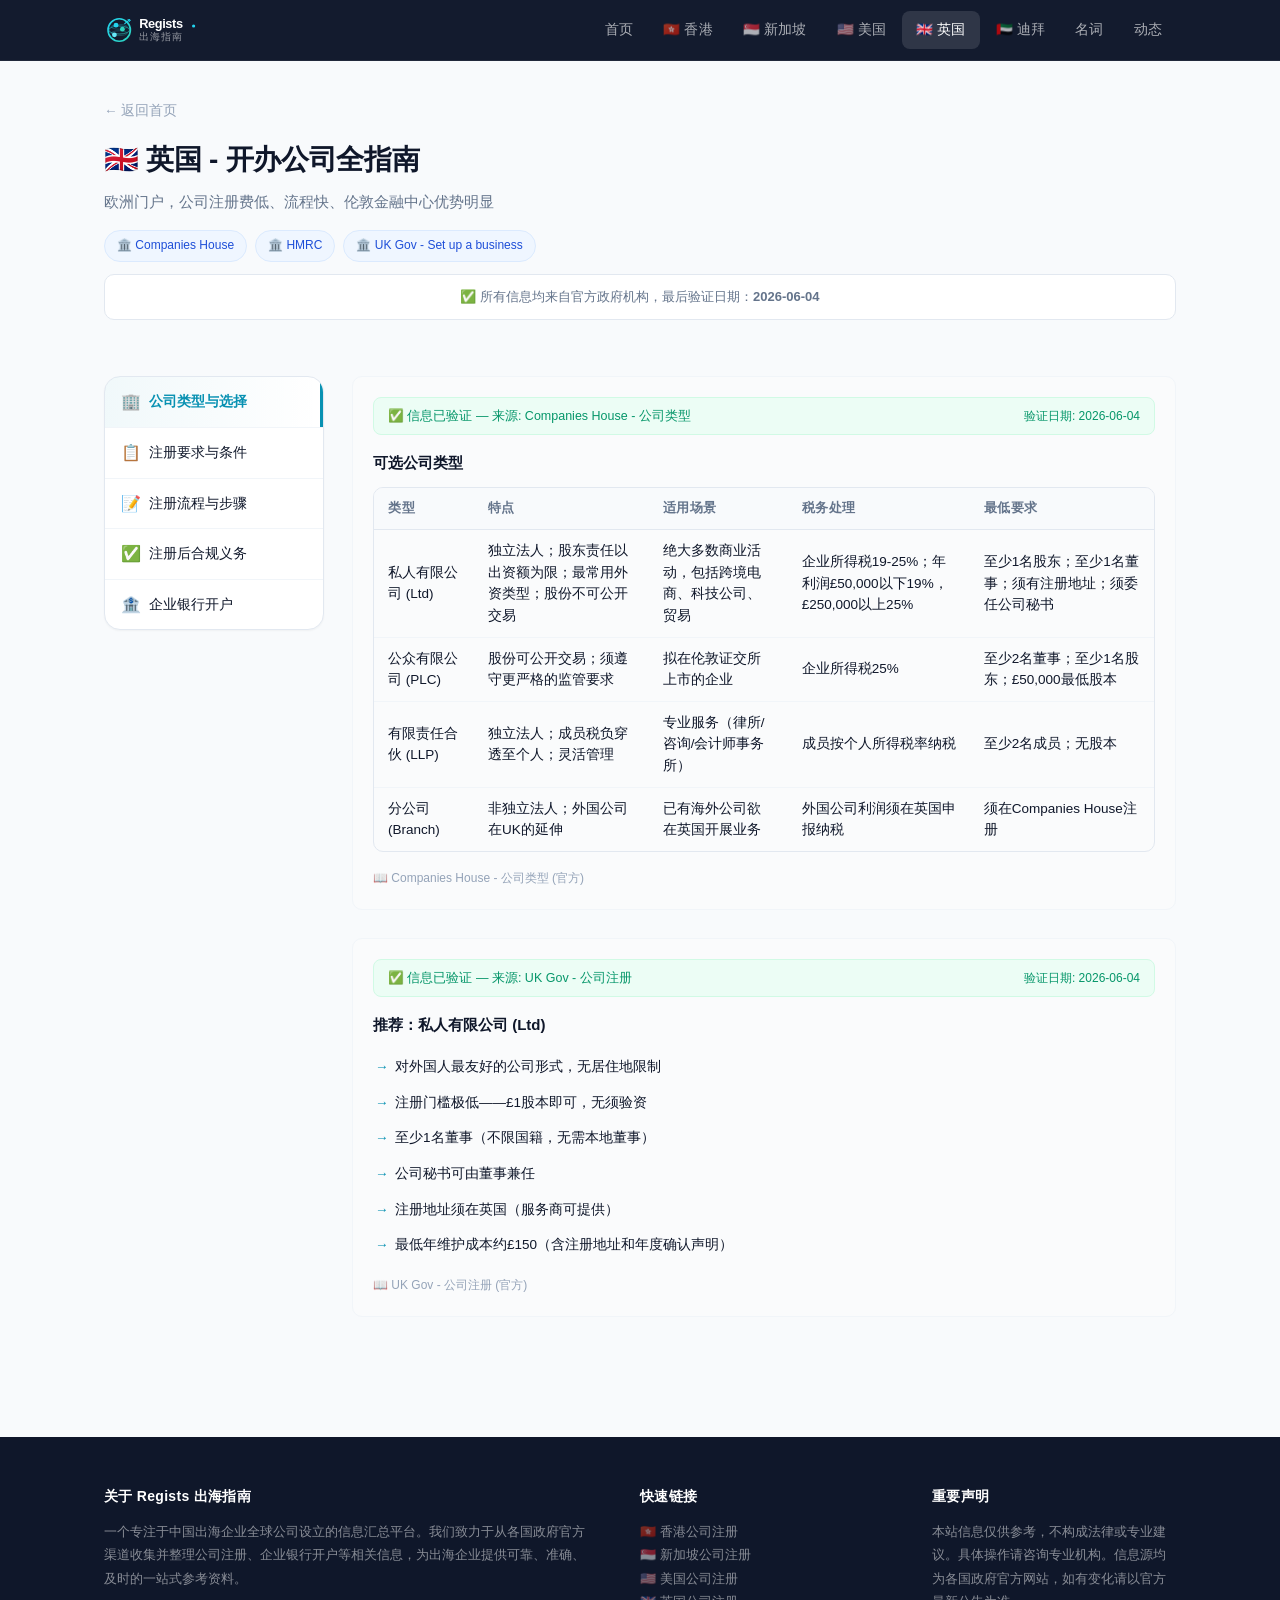
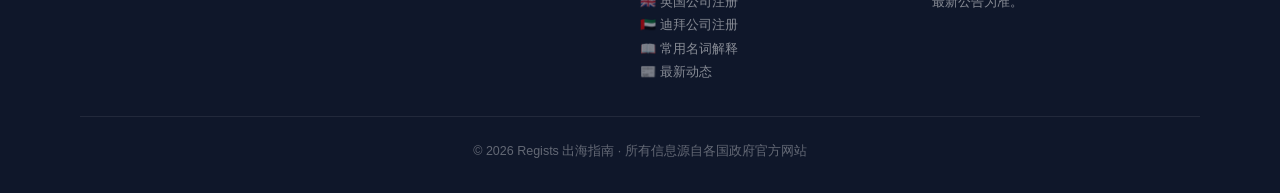
<file: uk.html>
<!DOCTYPE html>
<html lang="zh-CN">
<head>
  <meta charset="UTF-8">
  <meta name="viewport" content="width=device-width, initial-scale=1.0">
  <title>英国公司注册指南 | Regists 出海指南</title>
  <meta name="description" content="英国公司注册（Ltd）的完整指南：公司类型、注册条件、流程步骤、费用、合规义务、企业银行开户等。信息源自Companies House和HMRC。">
  <link rel="stylesheet" href="./css/style.css">
  <link rel="icon" href="data:image/svg+xml,<svg xmlns=%22http://www.w3.org/2000/svg%22 viewBox=%220 0 100 100%22><text y=%22.9em%22 font-size=%2290%22>🇬🇧</text></svg>">
  <!-- JSON-LD Structured Data -->
  <script type="application/ld+json">
  {
    "@context": "https://schema.org",
    "@type": "WebPage",
    "name": "英国公司注册指南",
    "description": "英国公司注册（Ltd）的完整指南：公司类型、注册条件、流程步骤、费用、合规义务、企业银行开户等。",
    "isPartOf": {
      "@type": "WebSite",
      "name": "Regists 出海指南",
      "url": "https://regists.com/"
    },
    "inLanguage": "zh-CN"
  }
  </script>
  <script type="application/ld+json">
  {
    "@context": "https://schema.org",
    "@type": "Organization",
    "name": "Regists",
    "alternateName": "Regists 出海指南",
    "url": "https://regists.com/",
    "description": "中国出海企业全球开办公司权威信息汇总平台"
  }
  </script>
</head>
<body>
  <header class="site-header">
    <div class="header-inner">
      <a href="./index.html" class="site-logo">
        <img src="./images/logo.svg" alt="Regists 出海指南" height="32" style="display:block">
      </a>
      <nav class="main-nav">
        <a href="./index.html">首页</a>
        <a href="./hong-kong.html">🇭🇰 香港</a>
        <a href="./singapore.html">🇸🇬 新加坡</a>
        <a href="./us.html">🇺🇸 美国</a>
        <a href="./uk.html" class="active">🇬🇧 英国</a>
        <a href="./dubai.html">🇦🇪 迪拜</a>
        <a href="./glossary.html">名词</a>
        <a href="./updates.html">动态</a>
      </nav>
    </div>
  </header>
  <main id="app">
    <div class="loading"><div class="loading-spinner"></div>加载中...</div>
  </main>
  <footer class="site-footer">
    <div class="footer-inner">
      <div class="footer-col">
        <h4>关于 Regists 出海指南</h4>
        <p>一个专注于中国出海企业全球公司设立的信息汇总平台。我们致力于从各国政府官方渠道收集并整理公司注册、企业银行开户等相关信息，为出海企业提供可靠、准确、及时的一站式参考资料。</p>
      </div>
      <div class="footer-col">
        <h4>快速链接</h4>
        <p><a href="./hong-kong.html">🇭🇰 香港公司注册</a></p>
        <p><a href="./singapore.html">🇸🇬 新加坡公司注册</a></p>
        <p><a href="./us.html">🇺🇸 美国公司注册</a></p>
        <p><a href="./uk.html">🇬🇧 英国公司注册</a></p>
        <p><a href="./dubai.html">🇦🇪 迪拜公司注册</a></p>
        <p><a href="./glossary.html">📖 常用名词解释</a></p>
        <p><a href="./updates.html">📰 最新动态</a></p>
      </div>
      <div class="footer-col">
        <h4>重要声明</h4>
        <p>本站信息仅供参考，不构成法律或专业建议。具体操作请咨询专业机构。信息源均为各国政府官方网站，如有变化请以官方最新公告为准。</p>
      </div>
    </div>
    <div class="footer-bottom">
      <p>© 2026 Regists 出海指南 · 所有信息源自各国政府官方网站</p>
    </div>
  </footer>
  <script src="./data/data.js"></script>
  <script src="./js/main.js"></script>
</body>
</html>
</file>
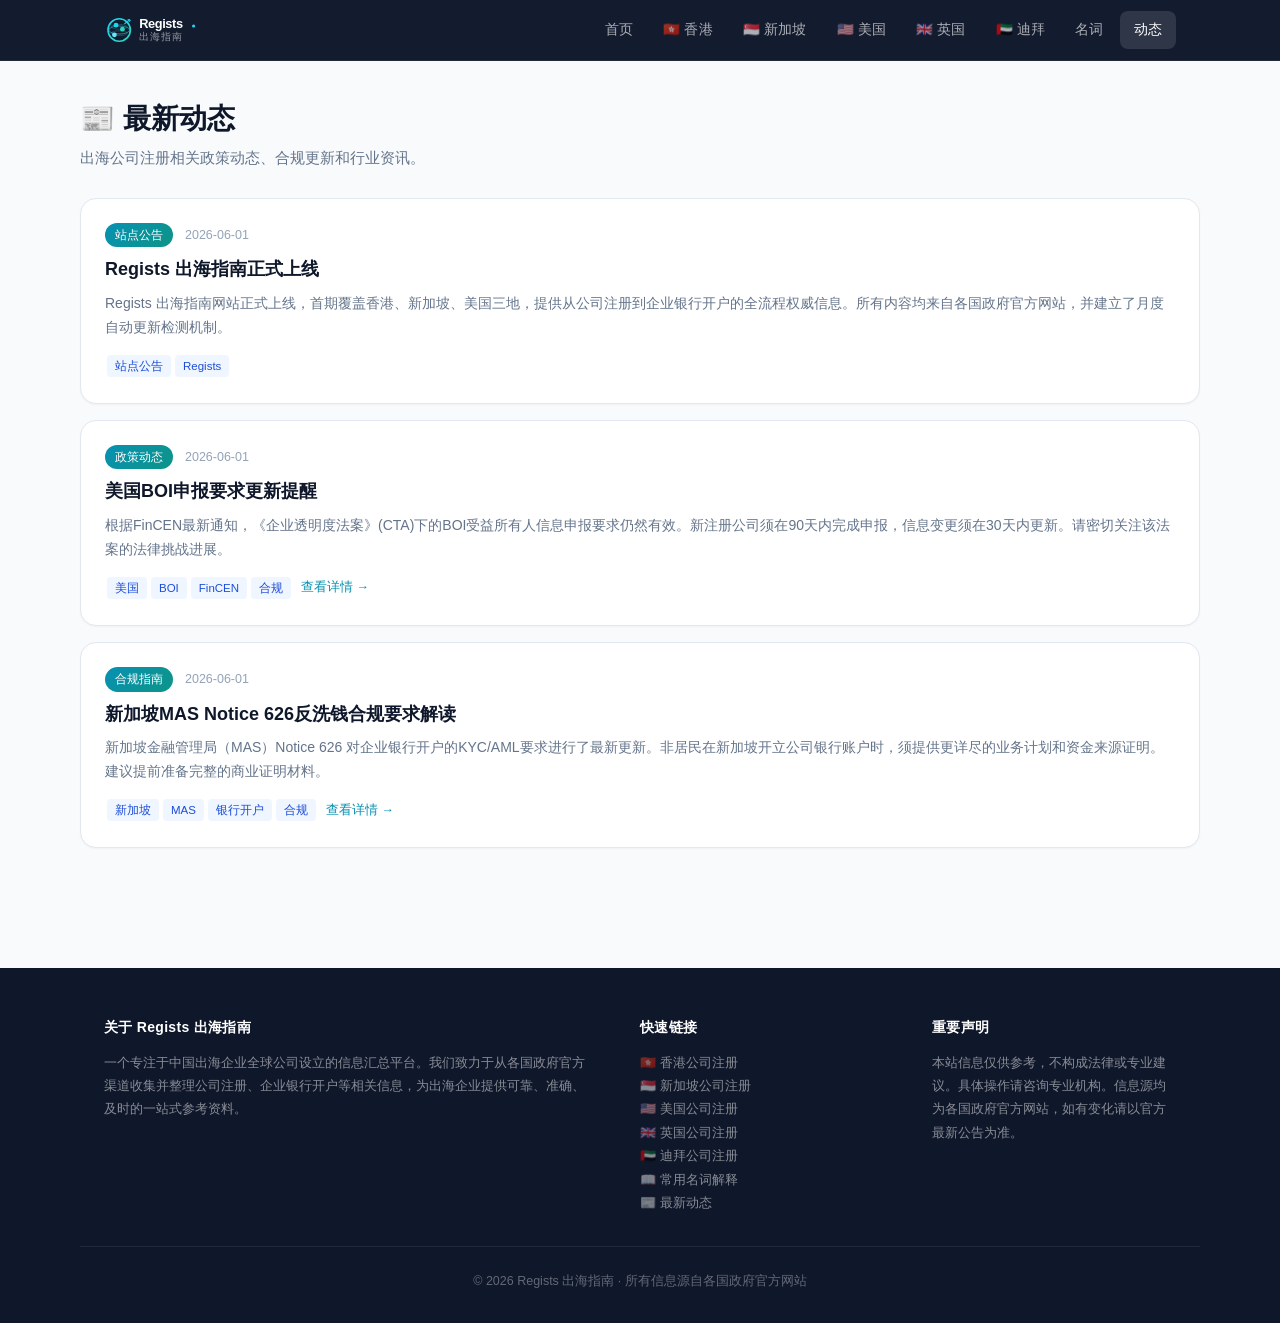
<file: updates.html>
<!DOCTYPE html>
<html lang="zh-CN">
<head>
  <meta charset="UTF-8">
  <meta name="viewport" content="width=device-width, initial-scale=1.0">
  <title>最新动态 | Regists 出海指南</title>
  <meta name="description" content="出海公司注册相关政策动态、合规更新和行业资讯。涵盖香港、新加坡、美国三地最新变化。">
  <link rel="stylesheet" href="./css/style.css">
  <link rel="icon" href="data:image/svg+xml,<svg xmlns=%22http://www.w3.org/2000/svg%22 viewBox=%220 0 100 100%22><text y=%22.9em%22 font-size=%2290%22>📰</text></svg>">

  <!-- Open Graph / Social -->
  <meta property="og:title" content="最新动态 | Regists 出海指南">
  <meta property="og:description" content="出海公司注册相关政策动态、合规更新和行业资讯。涵盖香港、新加坡、美国三地最新变化。">
  <meta property="og:type" content="website">
  <meta property="og:url" content="https://regists.com/updates.html">
  <meta name="twitter:card" content="summary_large_image">

  <!-- JSON-LD Structured Data -->
  <script type="application/ld+json">
  {
    "@context": "https://schema.org",
    "@type": "WebPage",
    "name": "最新动态",
    "description": "出海公司注册相关政策动态、合规更新和行业资讯。",
    "isPartOf": {
      "@type": "WebSite",
      "name": "Regists 出海指南",
      "url": "https://regists.com/"
    },
    "inLanguage": "zh-CN"
  }
  </script>
  <script type="application/ld+json">
  {
    "@context": "https://schema.org",
    "@type": "Organization",
    "name": "Regists",
    "alternateName": "Regists 出海指南",
    "url": "https://regists.com/",
    "description": "中国出海企业全球开办公司权威信息汇总平台"
  }
  </script>
</head>
<body>
  <header class="site-header">
    <div class="header-inner">
      <a href="./index.html" class="site-logo">
        <img src="./images/logo.svg" alt="Regists 出海指南" height="32" style="display:block">
      </a>
      <nav class="main-nav">
        <a href="./index.html">首页</a>
        <a href="./hong-kong.html">🇭🇰 香港</a>
        <a href="./singapore.html">🇸🇬 新加坡</a>
        <a href="./us.html">🇺🇸 美国</a>
        <a href="./uk.html">🇬🇧 英国</a>
        <a href="./dubai.html">🇦🇪 迪拜</a>
        <a href="./glossary.html">名词</a>
        <a href="./updates.html" class="active">动态</a>
      </nav>
    </div>
  </header>

  <main id="app-updates">
    <div class="loading"><div class="loading-spinner"></div>加载中...</div>
  </main>

  <footer class="site-footer">
    <div class="footer-inner">
      <div class="footer-col">
        <h4>关于 Regists 出海指南</h4>
        <p>一个专注于中国出海企业全球公司设立的信息汇总平台。我们致力于从各国政府官方渠道收集并整理公司注册、企业银行开户等相关信息，为出海企业提供可靠、准确、及时的一站式参考资料。</p>
      </div>
      <div class="footer-col">
        <h4>快速链接</h4>
        <p><a href="./hong-kong.html">🇭🇰 香港公司注册</a></p>
        <p><a href="./singapore.html">🇸🇬 新加坡公司注册</a></p>
        <p><a href="./us.html">🇺🇸 美国公司注册</a></p>
        <p><a href="./uk.html">🇬🇧 英国公司注册</a></p>
        <p><a href="./dubai.html">🇦🇪 迪拜公司注册</a></p>
        <p><a href="./glossary.html">📖 常用名词解释</a></p>
        <p><a href="./updates.html">📰 最新动态</a></p>
      </div>
      <div class="footer-col">
        <h4>重要声明</h4>
        <p>本站信息仅供参考，不构成法律或专业建议。具体操作请咨询专业机构。信息源均为各国政府官方网站，如有变化请以官方最新公告为准。</p>
      </div>
    </div>
    <div class="footer-bottom">
      <p>© 2026 Regists 出海指南 · 所有信息源自各国政府官方网站</p>
    </div>
  </footer>
  <script src="./data/data.js"></script>
  <script src="./js/main.js"></script>
</body>
</html>
</file>
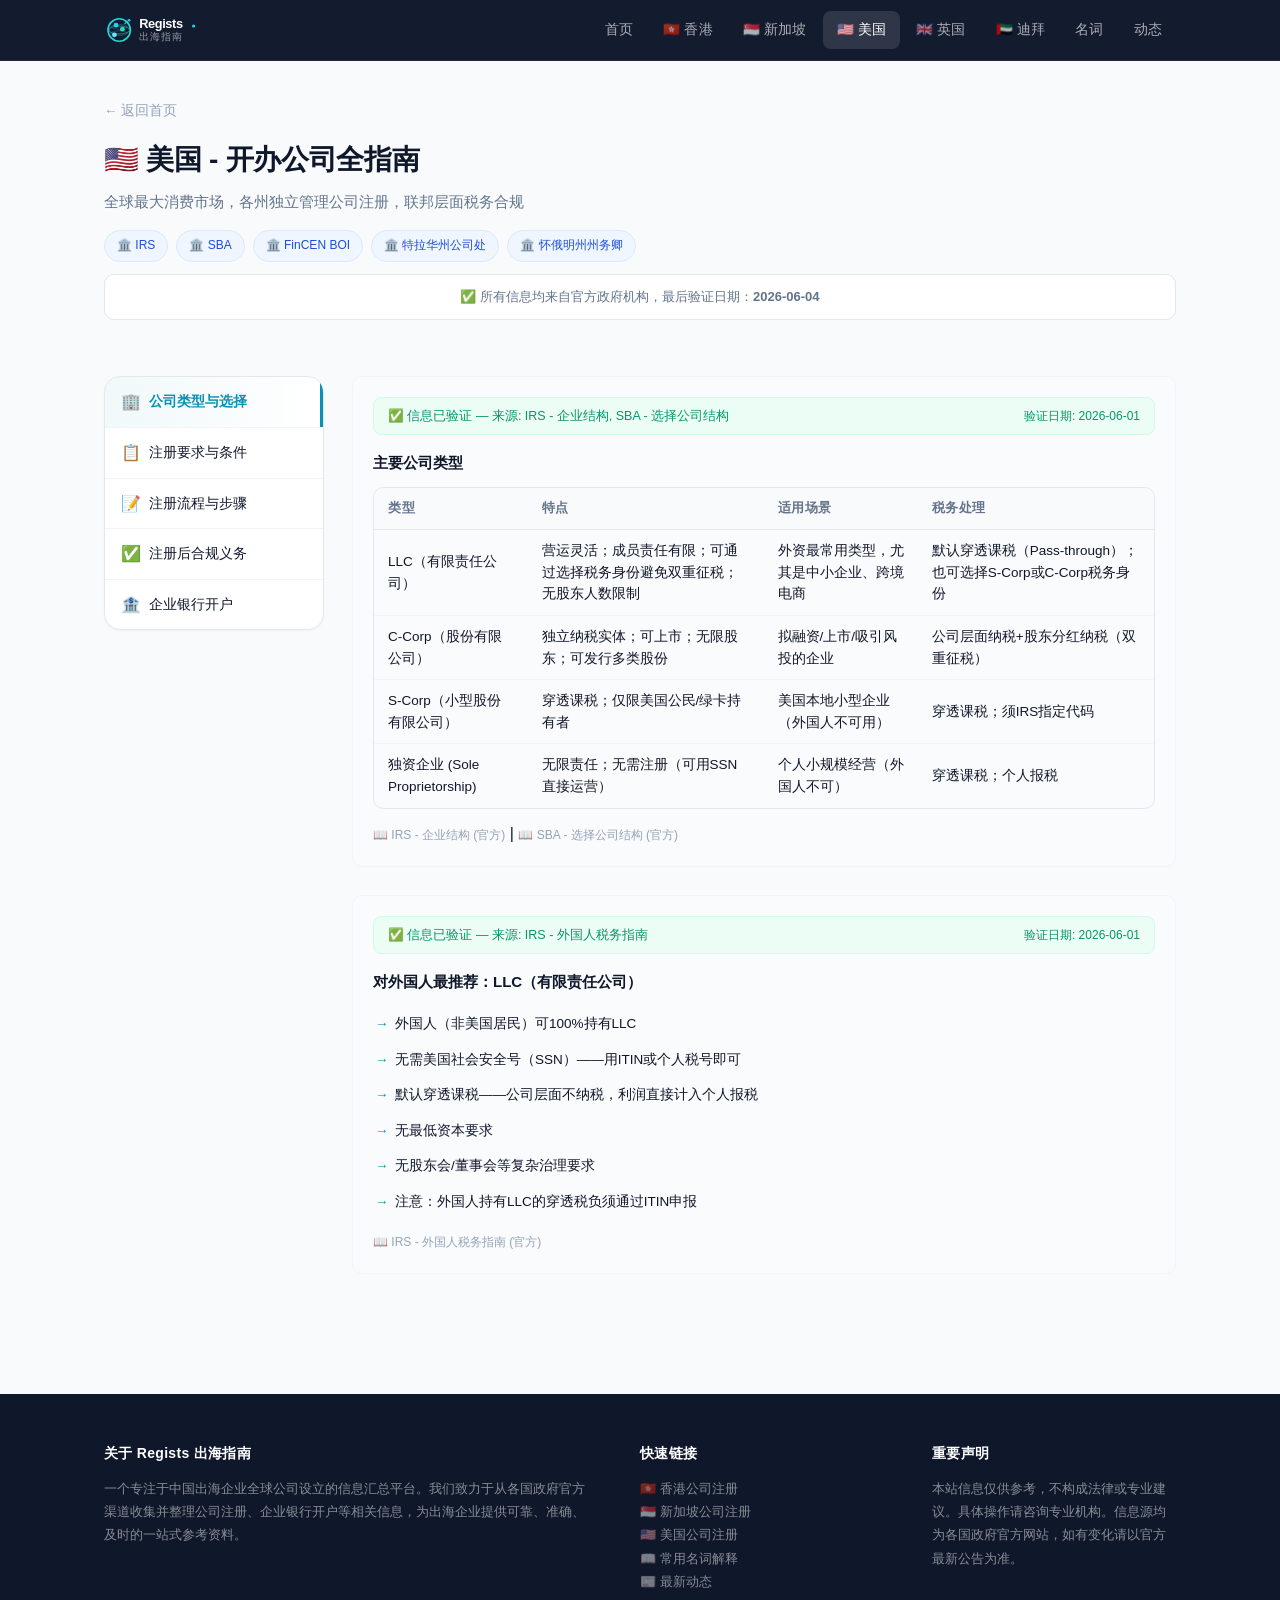
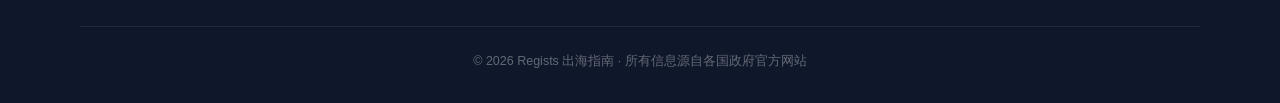
<file: us.html>
<!DOCTYPE html>
<html lang="zh-CN">
<head>
  <meta charset="UTF-8">
  <meta name="viewport" content="width=device-width, initial-scale=1.0">
  <title>美国公司注册指南 | Regists 出海指南</title>
  <meta name="description" content="美国公司注册（LLC/C-Corp）的完整指南：公司类型选择、注册条件、流程步骤、费用、合规义务、企业银行开户等。信息源自IRS、SBA、FinCEN等官方机构。">
  <link rel="stylesheet" href="./css/style.css">
  <link rel="icon" href="data:image/svg+xml,<svg xmlns=%22http://www.w3.org/2000/svg%22 viewBox=%220 0 100 100%22><text y=%22.9em%22 font-size=%2290%22>🇺🇸</text></svg>">

  <!-- Open Graph / Social -->
  <meta property="og:title" content="美国公司注册指南 | Regists 出海指南">
  <meta property="og:description" content="美国公司注册（LLC/C-Corp）的完整指南：公司类型选择、注册条件、流程步骤、费用、合规义务、企业银行开户等。信息源自IRS、SBA、FinCEN等官方机构。">
  <meta property="og:type" content="website">
  <meta property="og:url" content="https://regists.com/us.html">
  <meta name="twitter:card" content="summary_large_image">

  <!-- JSON-LD Structured Data -->
  <script type="application/ld+json">
  {
    "@context": "https://schema.org",
    "@type": "WebPage",
    "name": "美国公司注册指南",
    "description": "美国公司注册（LLC/C-Corp）的完整指南：公司类型选择、注册条件、流程步骤、费用、合规义务、企业银行开户等。",
    "isPartOf": {
      "@type": "WebSite",
      "name": "Regists 出海指南",
      "url": "https://regists.com/"
    },
    "inLanguage": "zh-CN"
  }
  </script>
  <script type="application/ld+json">
  {
    "@context": "https://schema.org",
    "@type": "Organization",
    "name": "Regists",
    "alternateName": "Regists 出海指南",
    "url": "https://regists.com/",
    "description": "中国出海企业全球开办公司权威信息汇总平台"
  }
  </script>
</head>
<body>
  <header class="site-header">
    <div class="header-inner">
      <a href="./index.html" class="site-logo">
        <img src="./images/logo.svg" alt="Regists 出海指南" height="32" style="display:block">
      </a>
      <nav class="main-nav">
        <a href="./index.html">首页</a>
        <a href="./hong-kong.html">🇭🇰 香港</a>
        <a href="./singapore.html">🇸🇬 新加坡</a>
        <a href="./us.html" class="active">🇺🇸 美国</a>
        <a href="./uk.html">🇬🇧 英国</a>
        <a href="./dubai.html">🇦🇪 迪拜</a>
        <a href="./glossary.html">名词</a>
        <a href="./updates.html">动态</a>
      </nav>
    </div>
  </header>

  <main id="app">
    <div class="loading"><div class="loading-spinner"></div>加载中...</div>
  </main>

  <footer class="site-footer">
    <div class="footer-inner">
      <div class="footer-col">
        <h4>关于 Regists 出海指南</h4>
        <p>一个专注于中国出海企业全球公司设立的信息汇总平台。我们致力于从各国政府官方渠道收集并整理公司注册、企业银行开户等相关信息，为出海企业提供可靠、准确、及时的一站式参考资料。</p>
      </div>
      <div class="footer-col">
        <h4>快速链接</h4>
        <p><a href="./hong-kong.html">🇭🇰 香港公司注册</a></p>
        <p><a href="./singapore.html">🇸🇬 新加坡公司注册</a></p>
        <p><a href="./us.html">🇺🇸 美国公司注册</a></p>
        <p><a href="./glossary.html">📖 常用名词解释</a></p>
        <p><a href="./updates.html">📰 最新动态</a></p>
      </div>
      <div class="footer-col">
        <h4>重要声明</h4>
        <p>本站信息仅供参考，不构成法律或专业建议。具体操作请咨询专业机构。信息源均为各国政府官方网站，如有变化请以官方最新公告为准。</p>
      </div>
    </div>
    <div class="footer-bottom">
      <p>© 2026 Regists 出海指南 · 所有信息源自各国政府官方网站</p>
    </div>
  </footer>
  <script src="./data/data.js"></script>
  <script src="./js/main.js"></script>
</body>
</html>
</file>
<file: css/style.css>
:root {
  --primary: #0f172a;
  --primary-light: #1e293b;
  --accent: #0891b2;
  --accent-light: #06b6d4;
  --accent-gradient: linear-gradient(135deg, #0891b2, #0d9488);
  --bg: #f8fafc;
  --bg-card: #ffffff;
  --text: #0f172a;
  --text-secondary: #64748b;
  --text-muted: #94a3b8;
  --border: #e2e8f0;
  --border-light: #f1f5f9;
  --success: #059669;
  --success-bg: #ecfdf5;
  --warning: #d97706;
  --warning-bg: #fffbeb;
  --radius: 10px;
  --radius-lg: 16px;
  --shadow-sm: 0 1px 2px rgba(0,0,0,0.04);
  --shadow: 0 1px 3px rgba(0,0,0,0.06), 0 1px 2px rgba(0,0,0,0.04);
  --shadow-md: 0 4px 6px -1px rgba(0,0,0,0.07), 0 2px 4px -1px rgba(0,0,0,0.04);
  --shadow-lg: 0 10px 25px -5px rgba(0,0,0,0.08), 0 4px 10px -5px rgba(0,0,0,0.04);
  --shadow-xl: 0 20px 40px -8px rgba(0,0,0,0.12);
  --max-width: 1120px;
  --transition: 0.25s cubic-bezier(0.4, 0, 0.2, 1);
}

* { margin: 0; padding: 0; box-sizing: border-box; }

body {
  font-family: -apple-system, BlinkMacSystemFont, "SF Pro Text", "PingFang SC", "Microsoft YaHei", "Helvetica Neue", sans-serif;
  color: var(--text);
  background: var(--bg);
  line-height: 1.6;
  -webkit-font-smoothing: antialiased;
  -moz-osx-font-smoothing: grayscale;
}

a { color: var(--accent); text-decoration: none; transition: color var(--transition); }
a:hover { color: var(--accent-light); }

/* ===== Header ===== */
.site-header {
  background: rgba(15,23,42,0.98);
  backdrop-filter: blur(12px);
  -webkit-backdrop-filter: blur(12px);
  position: sticky;
  top: 0;
  z-index: 100;
  border-bottom: 1px solid rgba(255,255,255,0.06);
}

.header-inner {
  max-width: var(--max-width);
  margin: 0 auto;
  padding: 0 24px;
  display: flex;
  align-items: center;
  height: 60px;
  gap: 32px;
}

.site-logo {
  font-size: 0;
  font-weight: 700;
  color: white;
  display: flex;
  align-items: center;
  gap: 10px;
  letter-spacing: -0.3px;
}

.site-logo:hover { color: white; opacity: 0.9; text-decoration: none; }

.site-logo img {
  display: block;
}

.main-nav { display: flex; gap: 2px; margin-left: auto; }

.main-nav a {
  color: rgba(255,255,255,0.65);
  padding: 8px 14px;
  border-radius: 8px;
  font-size: 13.5px;
  font-weight: 500;
  transition: all var(--transition);
  letter-spacing: 0.2px;
}

.main-nav a:hover {
  color: white;
  background: rgba(255,255,255,0.08);
  text-decoration: none;
}

.main-nav a.active {
  color: white;
  background: rgba(255,255,255,0.12);
}

/* ===== Hero ===== */
.hero {
  position: relative;
  background: linear-gradient(135deg, #0f172a 0%, #1a2744 50%, #0f2937 100%);
  padding: 80px 24px 72px;
  text-align: center;
  overflow: hidden;
}

.hero-bg-pattern {
  position: absolute;
  inset: 0;
  background-image:
    radial-gradient(circle at 20% 50%, rgba(8,145,178,0.08) 0%, transparent 50%),
    radial-gradient(circle at 80% 30%, rgba(13,148,136,0.06) 0%, transparent 50%),
    radial-gradient(circle at 50% 80%, rgba(6,182,212,0.04) 0%, transparent 50%);
  pointer-events: none;
}

.hero-content {
  position: relative;
  max-width: 700px;
  margin: 0 auto;
}

.hero-badge {
  display: inline-flex;
  align-items: center;
  gap: 6px;
  padding: 6px 16px;
  background: rgba(255,255,255,0.06);
  border: 1px solid rgba(255,255,255,0.1);
  border-radius: 100px;
  font-size: 13px;
  color: rgba(255,255,255,0.75);
  font-weight: 500;
  margin-bottom: 20px;
  letter-spacing: 0.3px;
}

.hero h1 {
  font-size: 40px;
  font-weight: 700;
  line-height: 1.25;
  color: white;
  margin-bottom: 16px;
  letter-spacing: -0.5px;
}

.hero-highlight {
  background: var(--accent-gradient);
  -webkit-background-clip: text;
  -webkit-text-fill-color: transparent;
  background-clip: text;
}

.hero p {
  font-size: 16px;
  line-height: 1.7;
  color: rgba(255,255,255,0.6);
  max-width: 540px;
  margin: 0 auto;
}

/* Hero Responsive */
@media (max-width: 768px) {
  .hero { padding: 60px 20px 56px; }
  .hero h1 { font-size: 28px; }
  .hero p { font-size: 15px; }
}

/* ===== Container ===== */
.container {
  max-width: var(--max-width);
  margin: 0 auto;
  padding: 0 24px;
}

/* ===== Region Cards ===== */
.region-grid {
  display: grid;
  grid-template-columns: repeat(auto-fit, minmax(320px, 1fr));
  gap: 24px;
  padding: 56px 0 80px;
}

.region-card {
  background: var(--bg-card);
  border-radius: var(--radius-lg);
  box-shadow: var(--shadow);
  overflow: hidden;
  transition: all 0.35s cubic-bezier(0.4, 0, 0.2, 1);
  border: 1px solid var(--border);
  display: flex;
  flex-direction: column;
}

.region-card:hover {
  box-shadow: var(--shadow-xl);
  transform: translateY(-6px);
  border-color: transparent;
}

.region-card-top {
  padding: 24px 24px 20px;
  display: flex;
  align-items: center;
  gap: 12px;
  background: linear-gradient(135deg, var(--card-color, #0891b2), color-mix(in srgb, var(--card-color, #0891b2) 70%, #000));
}

.region-flag {
  font-size: 36px;
  line-height: 1;
  filter: drop-shadow(0 2px 4px rgba(0,0,0,0.15));
}

.region-card-title-group {
  display: flex;
  flex-direction: column;
  gap: 1px;
}

.region-name {
  font-size: 20px;
  font-weight: 700;
  color: white;
  line-height: 1.2;
}

.region-name-en {
  font-size: 13px;
  color: rgba(255,255,255,0.7);
  font-weight: 400;
}

.region-card-body {
  padding: 20px 24px 24px;
  flex: 1;
  display: flex;
  flex-direction: column;
}

.region-card-body p {
  color: var(--text-secondary);
  font-size: 14px;
  line-height: 1.7;
  margin-bottom: 16px;
  flex: 1;
}

.region-card-meta {
  display: flex;
  gap: 12px;
  font-size: 12.5px;
  color: var(--text-muted);
  margin-bottom: 20px;
}

.region-card-meta span {
  display: flex;
  align-items: center;
  gap: 4px;
}

.region-card-link {
  display: inline-flex;
  align-items: center;
  gap: 6px;
  padding: 10px 20px;
  border-radius: 10px;
  font-size: 14px;
  font-weight: 600;
  color: white;
  background: var(--accent-gradient);
  transition: all var(--transition);
  align-self: flex-start;
}

.region-card-link:hover {
  color: white;
  text-decoration: none;
  box-shadow: 0 4px 12px rgba(8,145,178,0.35);
  transform: translateX(2px);
}

.region-card-link svg {
  transition: transform var(--transition);
}

.region-card-link:hover svg {
  transform: translateX(3px);
}

/* ===== Region Page Header ===== */
.region-page-header {
  padding: 36px 0 28px;
}

.back-link {
  display: inline-flex;
  align-items: center;
  gap: 4px;
  font-size: 13.5px;
  color: var(--text-muted);
  margin-bottom: 16px;
  transition: color var(--transition);
}

.back-link:hover { color: var(--accent); text-decoration: none; }

.region-page-header h1 {
  font-size: 28px;
  font-weight: 700;
  margin-bottom: 8px;
  letter-spacing: -0.3px;
}

.region-subtitle {
  font-size: 15px;
  color: var(--text-secondary);
  margin-bottom: 16px;
  line-height: 1.6;
}

.source-list {
  display: flex;
  flex-wrap: wrap;
  gap: 8px;
}

.source-badge {
  display: inline-flex;
  align-items: center;
  gap: 4px;
  padding: 5px 12px;
  border-radius: 100px;
  font-size: 12px;
  font-weight: 500;
  transition: all var(--transition);
}

.source-badge.official {
  background: #eff6ff;
  color: #1d4ed8;
  border: 1px solid #dbeafe;
}

.source-badge.official:hover {
  background: #dbeafe;
  border-color: #93c5fd;
}

/* ===== Update Info ===== */
.update-info {
  text-align: center;
  padding: 12px 16px;
  font-size: 13px;
  color: var(--text-secondary);
  background: var(--bg-card);
  border: 1px solid var(--border);
  border-radius: var(--radius);
  margin-bottom: 28px;
}

/* ===== Sidebar Layout ===== */
.region-layout {
  display: grid;
  grid-template-columns: 220px 1fr;
  gap: 28px;
  padding-bottom: 80px;
}

.sidebar-nav {
  position: sticky;
  top: 84px;
  align-self: start;
}

.sidebar-nav-list {
  list-style: none;
  background: var(--bg-card);
  border-radius: var(--radius-lg);
  border: 1px solid var(--border);
  overflow: hidden;
  box-shadow: var(--shadow-sm);
}

.sidebar-nav-item { border-bottom: 1px solid var(--border-light); }
.sidebar-nav-item:last-child { border-bottom: none; }

.sidebar-nav-link {
  display: flex;
  align-items: center;
  gap: 8px;
  padding: 12px 16px;
  font-size: 13.5px;
  color: var(--text);
  transition: all 0.15s;
}

.sidebar-nav-link:hover {
  background: #f8fafc;
  text-decoration: none;
}

.sidebar-nav-link.active {
  background: linear-gradient(90deg, rgba(8,145,178,0.06), transparent);
  color: var(--accent);
  font-weight: 600;
  border-right: 3px solid var(--accent);
}

.sidebar-nav-link .nav-icon { font-size: 16px; }

/* ===== Content Area ===== */
.content-area { min-height: 60vh; }

.panel-content { display: none; }
.panel-content.active { display: block; }

/* ===== Page Section ===== */
.page-section {
  background: var(--bg-card);
  border-radius: var(--radius-lg);
  border: 1px solid var(--border);
  margin-bottom: 24px;
  overflow: hidden;
  box-shadow: var(--shadow-sm);
  transition: box-shadow var(--transition);
}

.page-section:hover { box-shadow: var(--shadow-md); }

.page-section-header {
  padding: 18px 24px;
  border-bottom: 1px solid var(--border);
  cursor: pointer;
  display: flex;
  align-items: center;
  gap: 12px;
  user-select: none;
}

.page-section-header:hover { background: #fafafa; }

.page-section-header h3 {
  font-size: 17px;
  font-weight: 600;
  flex: 1;
}

.page-section-header .toggle-icon { color: var(--text-muted); }

/* ===== Sub-section ===== */
.sub-section {
  margin-bottom: 28px;
  padding: 20px;
  background: #fafbfc;
  border-radius: var(--radius);
  border: 1px solid var(--border-light);
}

.sub-section:last-child { margin-bottom: 0; }

.sub-section-title {
  font-size: 15px;
  font-weight: 600;
  margin-bottom: 12px;
  display: flex;
  align-items: center;
  gap: 8px;
  color: var(--primary);
}

/* ===== Verification Banner ===== */
.verification-banner {
  display: flex;
  align-items: center;
  gap: 8px;
  padding: 8px 14px;
  background: var(--success-bg);
  border: 1px solid #d1fae5;
  border-radius: 8px;
  font-size: 12.5px;
  color: var(--success);
  margin-bottom: 16px;
}

/* ===== Table ===== */
.data-table {
  width: 100%;
  border-collapse: separate;
  border-spacing: 0;
  font-size: 13.5px;
  margin-bottom: 12px;
  border: 1px solid var(--border);
  border-radius: var(--radius);
  overflow: hidden;
}

.data-table th {
  background: #f8fafc;
  font-weight: 600;
  text-align: left;
  padding: 10px 14px;
  border-bottom: 1px solid var(--border);
  font-size: 13px;
  color: var(--text-secondary);
  text-transform: uppercase;
  letter-spacing: 0.5px;
}

.data-table td {
  padding: 10px 14px;
  border-bottom: 1px solid var(--border-light);
}

.data-table tr:last-child td { border-bottom: none; }
.data-table tr:hover td { background: #f8fafc; }

/* ===== Steps ===== */
.steps-list { counter-reset: step; }

.step-item {
  display: flex;
  gap: 16px;
  padding: 20px 0;
  border-bottom: 1px solid var(--border-light);
}

.step-item:last-child { border-bottom: none; }

.step-number {
  flex-shrink: 0;
  width: 34px; height: 34px;
  border-radius: 50%;
  background: var(--accent-gradient);
  color: white;
  display: flex;
  align-items: center;
  justify-content: center;
  font-size: 15px;
  font-weight: 700;
  box-shadow: 0 2px 6px rgba(8,145,178,0.3);
}

.step-content { flex: 1; }

.step-title {
  font-size: 15px;
  font-weight: 600;
  margin-bottom: 4px;
}

.step-desc {
  font-size: 13.5px;
  color: var(--text-secondary);
  line-height: 1.7;
}

.step-meta {
  display: flex;
  gap: 16px;
  margin-top: 8px;
  font-size: 12.5px;
  color: var(--text-muted);
}

.step-meta span { display: flex; align-items: center; gap: 4px; }

/* ===== Lists ===== */
.info-list {
  list-style: none;
  padding: 0;
}

.info-list li {
  padding: 7px 0 7px 22px;
  position: relative;
  font-size: 13.5px;
  line-height: 1.6;
}

.info-list li::before {
  content: "→";
  position: absolute;
  left: 2px;
  color: var(--accent);
  font-weight: 500;
}

/* ===== Note Block ===== */
.note-block {
  background: var(--warning-bg);
  border-left: 4px solid var(--warning);
  padding: 12px 16px;
  border-radius: 6px;
  font-size: 13.5px;
  color: #92400e;
  margin: 12px 0;
}

/* ===== Source Link ===== */
.source-link {
  font-size: 12px;
  color: var(--text-muted);
  display: inline-block;
  margin-top: 2px;
}

.source-link:hover { color: var(--accent); }

/* ===== Footer ===== */
.site-footer {
  background: var(--primary);
  padding: 48px 0 32px;
  margin-top: 40px;
}

.footer-inner {
  max-width: var(--max-width);
  margin: 0 auto;
  padding: 0 24px;
  display: grid;
  grid-template-columns: 2fr 1fr 1fr;
  gap: 48px;
}

.footer-col h4 {
  color: white;
  font-size: 14px;
  font-weight: 600;
  margin-bottom: 12px;
  letter-spacing: 0.3px;
}

.footer-col p, .footer-col a {
  font-size: 13px;
  line-height: 1.8;
  color: rgba(255,255,255,0.5);
}

.footer-col a:hover { color: white; }

.footer-bottom {
  max-width: var(--max-width);
  margin: 0 auto;
  padding: 24px 24px 0;
  margin-top: 32px;
  border-top: 1px solid rgba(255,255,255,0.08);
  font-size: 12.5px;
  text-align: center;
  color: rgba(255,255,255,0.35);
}

/* ===== Loading ===== */
.loading {
  text-align: center;
  padding: 80px 20px;
  color: var(--text-muted);
}

.loading-spinner {
  width: 28px; height: 28px;
  border: 3px solid var(--border);
  border-top-color: var(--accent);
  border-radius: 50%;
  animation: spin 0.7s linear infinite;
  margin: 0 auto 12px;
}

@keyframes spin { to { transform: rotate(360deg); } }

/* ===== Responsive ===== */
@media (max-width: 768px) {
  .region-layout {
    grid-template-columns: 1fr;
  }
  .sidebar-nav {
    position: static;
  }
  .sidebar-nav-list {
    display: flex;
    overflow-x: auto;
    gap: 4px;
    border-radius: var(--radius);
  }
  .sidebar-nav-item {
    border-bottom: none;
    flex-shrink: 0;
  }
  .region-grid { grid-template-columns: 1fr; }
  .footer-inner { grid-template-columns: 1fr; gap: 32px; }
  .header-inner { height: auto; padding: 12px 20px; gap: 16px; }
  .main-nav { margin-left: 0; overflow-x: auto; }
  .region-page-header h1 { font-size: 24px; }
}

/* ===== Overview Table ===== */
.overview-table-wrap {
  background: var(--bg-card);
  border-radius: var(--radius-lg);
  border: 1px solid var(--border);
  overflow: hidden;
  box-shadow: var(--shadow-sm);
}

.overview-table {
  width: 100%;
  border-collapse: collapse;
  font-size: 13.5px;
}

.overview-table th {
  background: #f8fafc;
  font-weight: 600;
  text-align: left;
  padding: 14px 16px;
  border-bottom: 2px solid var(--border);
  font-size: 13px;
  color: var(--text-secondary);
  white-space: nowrap;
}

.overview-table td {
  padding: 16px;
  border-bottom: 1px solid var(--border-light);
  vertical-align: top;
  line-height: 1.6;
}

.overview-table tr:last-child td { border-bottom: none; }
.overview-table tr:hover td { background: #fafbfc; }

.overview-adv-list {
  list-style: none;
  padding: 0;
  margin: 0;
}

.overview-adv-list li {
  padding: 2px 0 2px 16px;
  position: relative;
  font-size: 12.5px;
  color: var(--text-secondary);
  line-height: 1.6;
}

.overview-adv-list li::before {
  content: "✓";
  position: absolute;
  left: 0;
  color: var(--success);
  font-weight: 700;
}

.overview-link {
  font-size: 13px;
  font-weight: 600;
  color: var(--accent);
  white-space: nowrap;
}

.overview-link:hover { text-decoration: underline; }

/* ===== Glossary ===== */
.glossary-item {
  padding: 16px;
  border-bottom: 1px solid var(--border-light);
  transition: background 0.15s;
}

.glossary-item:last-child { border-bottom: none; }
.glossary-item:hover { background: #fafafa; }

.glossary-term-row {
  display: flex;
  align-items: center;
  gap: 10px;
  flex-wrap: wrap;
  margin-bottom: 6px;
}

.glossary-term {
  font-size: 16px;
  font-weight: 700;
  color: var(--accent);
  font-family: "SF Mono", "Cascadia Code", "Consolas", monospace;
}

.glossary-full {
  font-size: 13px;
  color: var(--text-secondary);
  font-weight: 400;
}

.glossary-badges { display: flex; gap: 4px; margin-left: auto; }

.glossary-region {
  font-size: 11px;
  padding: 2px 8px;
  border-radius: 4px;
  background: #f1f5f9;
  color: var(--text-secondary);
}

.glossary-def {
  font-size: 14px;
  color: var(--text-secondary);
  line-height: 1.7;
}

.glossary-related-tag {
  display: inline-block;
  font-size: 11.5px;
  padding: 2px 8px;
  border-radius: 4px;
  background: #eff6ff;
  color: #1d4ed8;
  margin: 2px;
}

.glossary-cats { display: flex; flex-direction: column; gap: 16px; }

/* ===== Updates ===== */
.updates-list { display: flex; flex-direction: column; gap: 16px; }

.update-card {
  background: var(--bg-card);
  border: 1px solid var(--border);
  border-radius: var(--radius-lg);
  padding: 24px;
  transition: all var(--transition);
  box-shadow: var(--shadow-sm);
}

.update-card:hover {
  box-shadow: var(--shadow-md);
  border-color: transparent;
}

.update-card-top {
  display: flex;
  align-items: center;
  gap: 12px;
  margin-bottom: 8px;
}

.update-category {
  font-size: 11.5px;
  padding: 3px 10px;
  border-radius: 100px;
  background: var(--accent-gradient);
  color: white;
  font-weight: 500;
}

.update-date {
  font-size: 12.5px;
  color: var(--text-muted);
}

.update-title {
  font-size: 18px;
  font-weight: 600;
  margin-bottom: 8px;
  color: var(--text);
}

.update-summary {
  font-size: 14px;
  color: var(--text-secondary);
  line-height: 1.7;
  margin-bottom: 12px;
}

.update-source-link {
  font-size: 12.5px;
  color: var(--accent);
  font-weight: 500;
}

.update-source-link:hover { text-decoration: underline; }

/* ===== Scrollbar ===== */
::-webkit-scrollbar { width: 6px; height: 6px; }
::-webkit-scrollbar-track { background: transparent; }
::-webkit-scrollbar-thumb { background: #cbd5e1; border-radius: 4px; }
::-webkit-scrollbar-thumb:hover { background: #94a3b8; }
</file>
